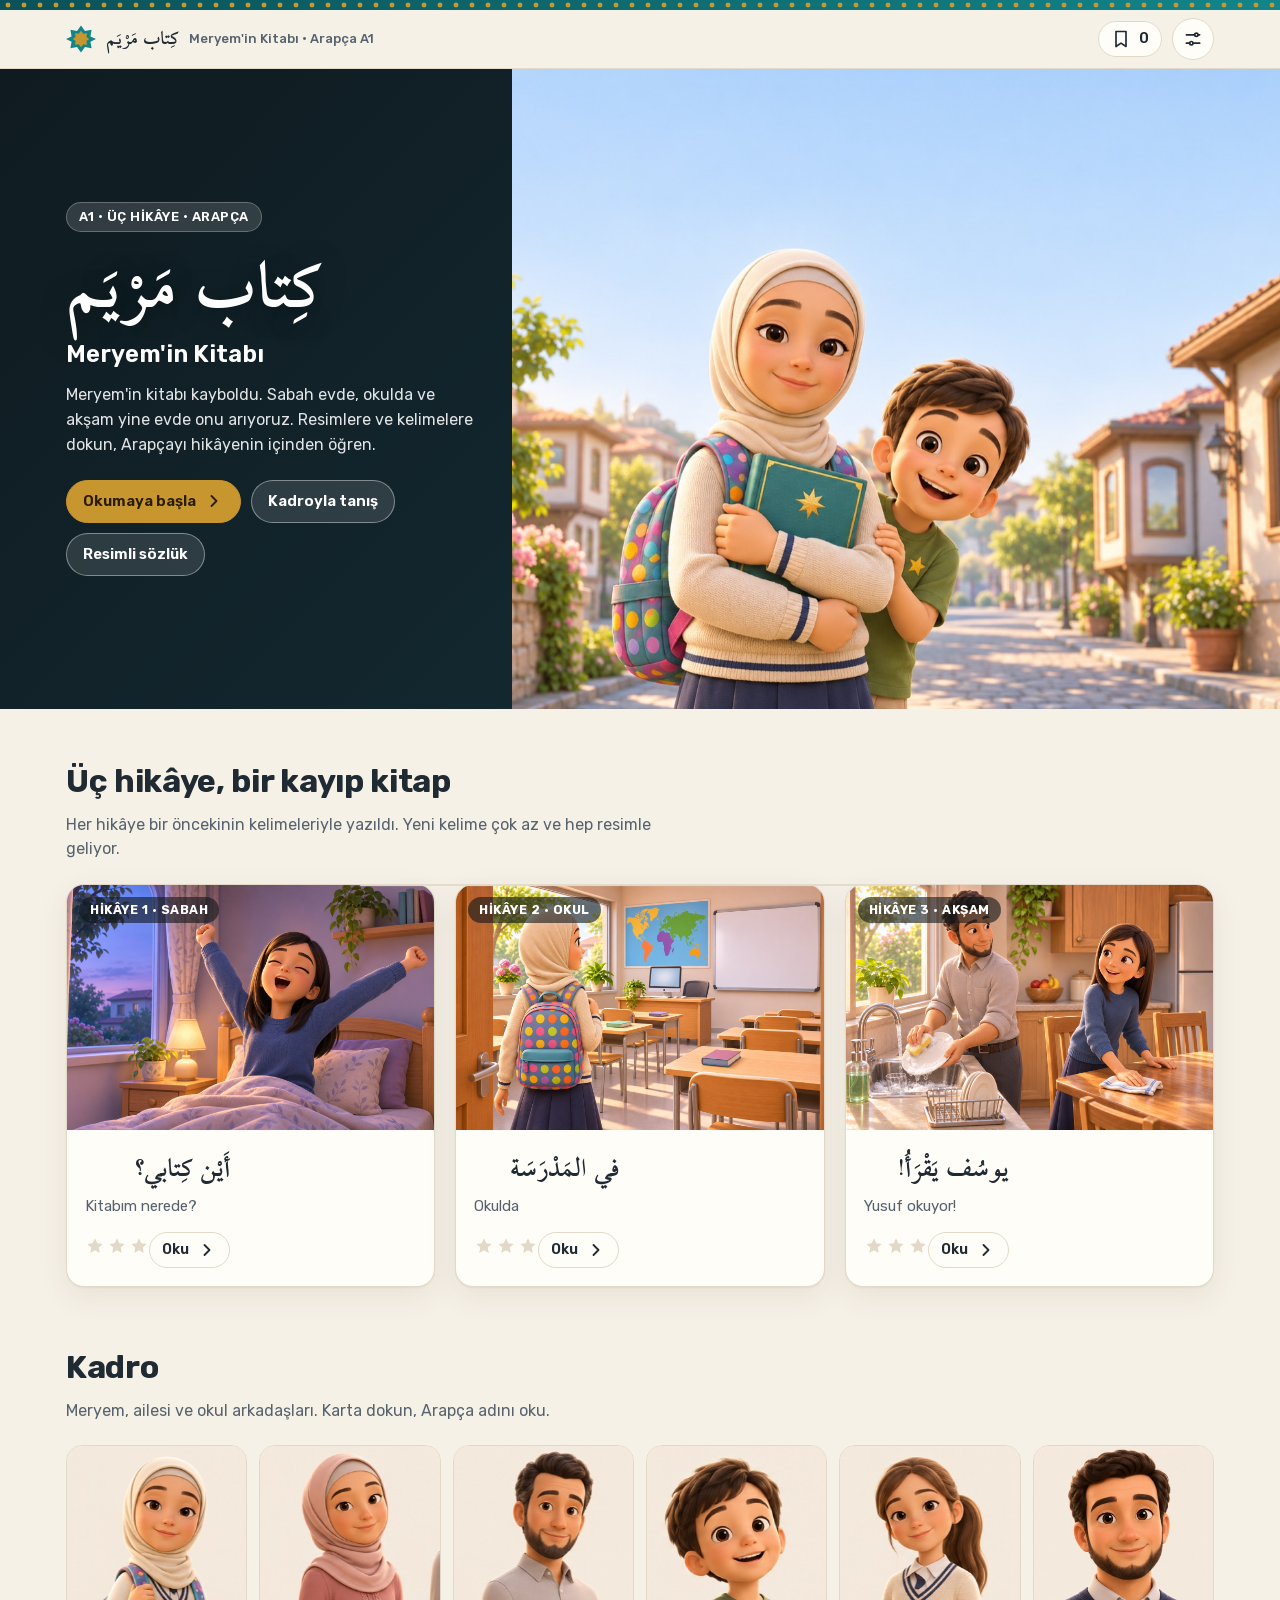
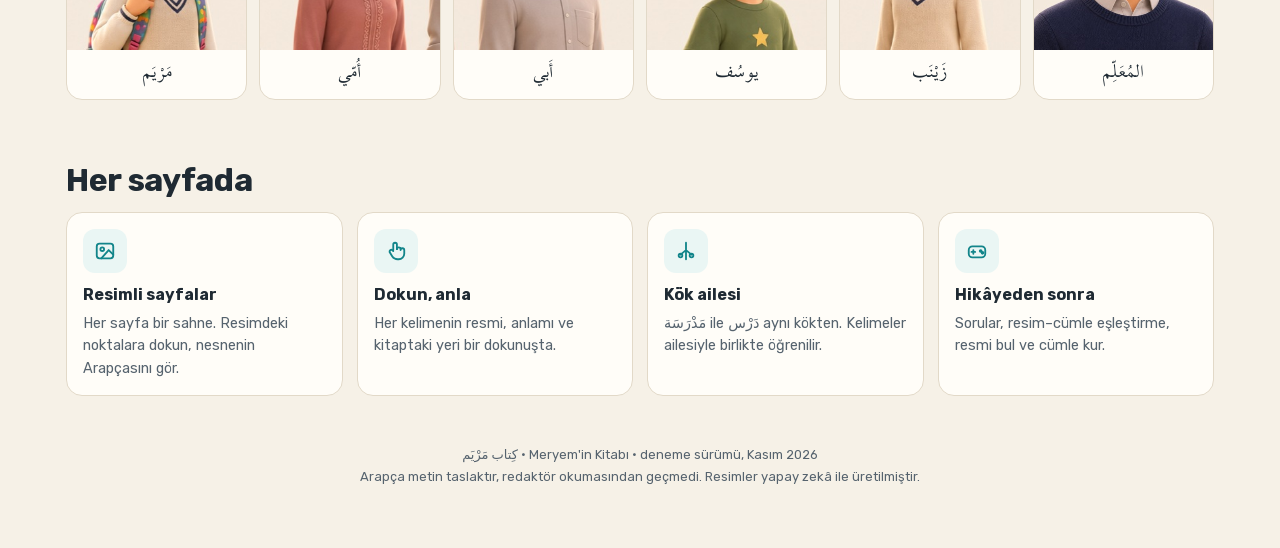
<file: index.html>
<!doctype html>
<html lang="tr">
<head>
<meta charset="utf-8">
<meta name="viewport" content="width=device-width, initial-scale=1, viewport-fit=cover">
<title>Meryem'in Kitabı · كِتاب مَرْيَم</title>
<meta name="description" content="Meryem'in kaybolan kitabı: üç resimli hikâyeyle Arapça A1. Kelimeye dokun, resmini ve anlamını gör.">
<meta name="theme-color" content="#0A5257">
<meta property="og:title" content="Meryem'in Kitabı · كِتاب مَرْيَم">
<meta property="og:description" content="Üç resimli hikâyeyle Arapça A1. Kelimeye dokun, resmini ve anlamını gör.">
<meta property="og:image" content="img/s0_kapak.jpg">
<link rel="icon" href="data:image/svg+xml,%3Csvg xmlns='http://www.w3.org/2000/svg' viewBox='0 0 40 40'%3E%3Cpath fill='%2312858A' d='M20 2l5.3 7.2 8.8-1.5-1.5 8.8L40 20l-7.4 3.5 1.5 8.8-8.8-1.5L20 38l-5.3-7.2-8.8 1.5 1.5-8.8L0 20l7.4-3.5-1.5-8.8 8.8 1.5z'/%3E%3Cpath fill='%23C8962E' d='M20 9l3 4 5-.8-.8 5L31 20l-3.8 2.8.8 5-5-.8-3 4-3-4-5 .8.8-5L9 20l3.8-2.8-.8-5 5 .8z'/%3E%3C/svg%3E">
<link rel="stylesheet" href="app.css?v=1793818645">
</head>
<body>
<div id="uygulama"></div>
<noscript>Bu kitap JavaScript ile çalışır.</noscript>
<script src="veri.js?v=1793818645"></script>
<script src="app.js?v=1793818645"></script>
</body>
</html>
</file>
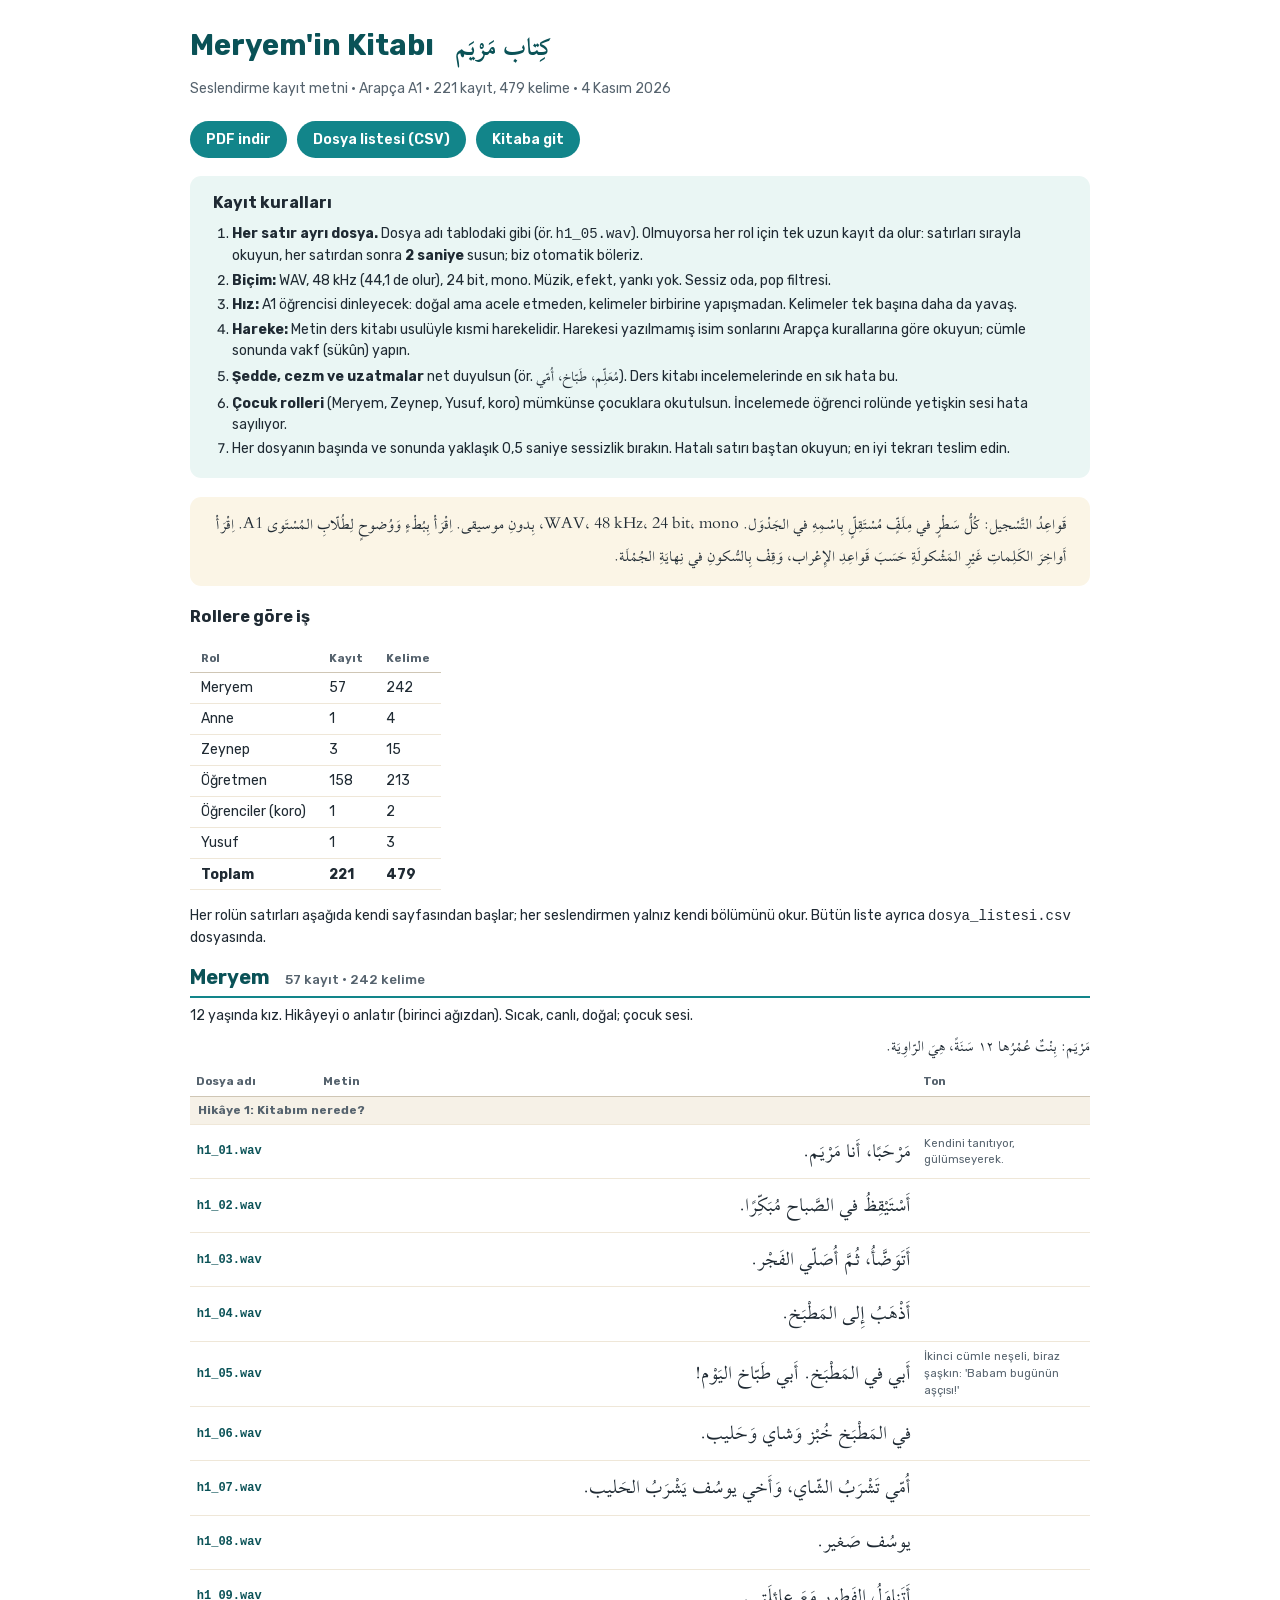
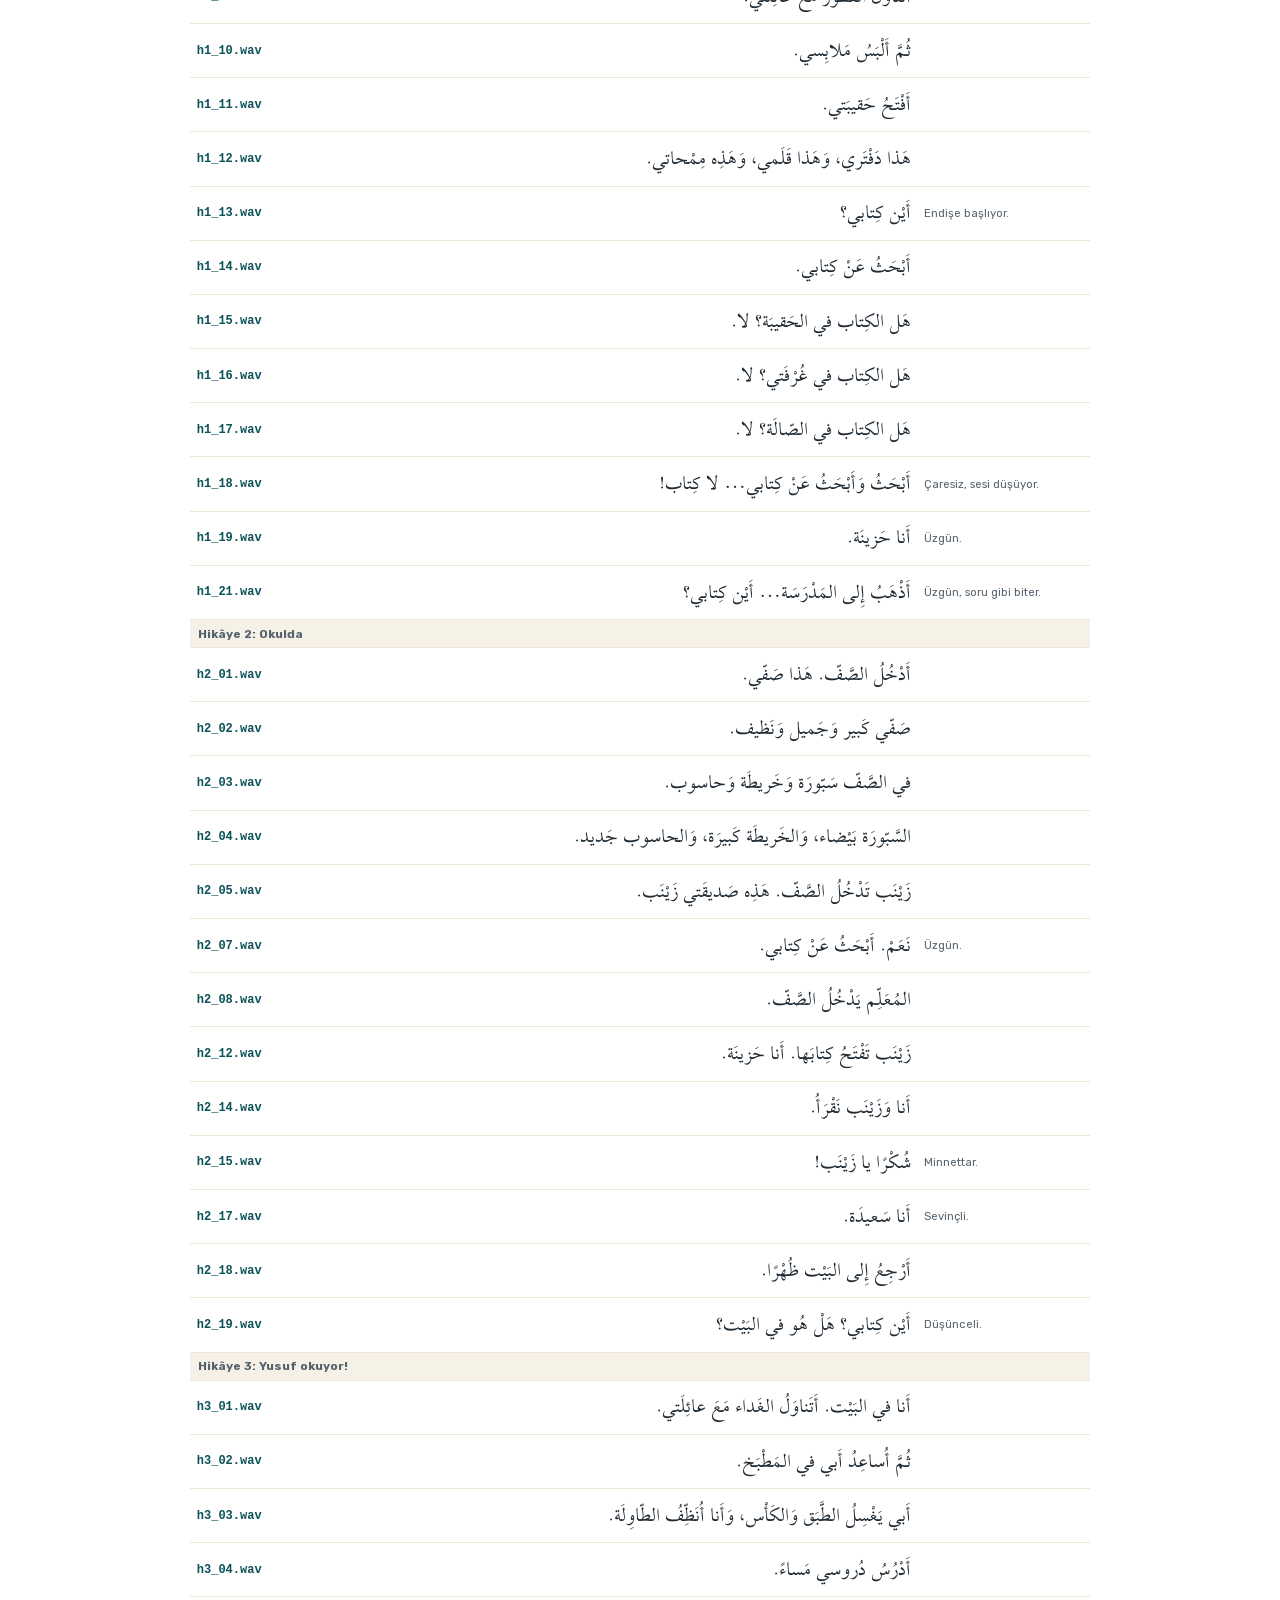
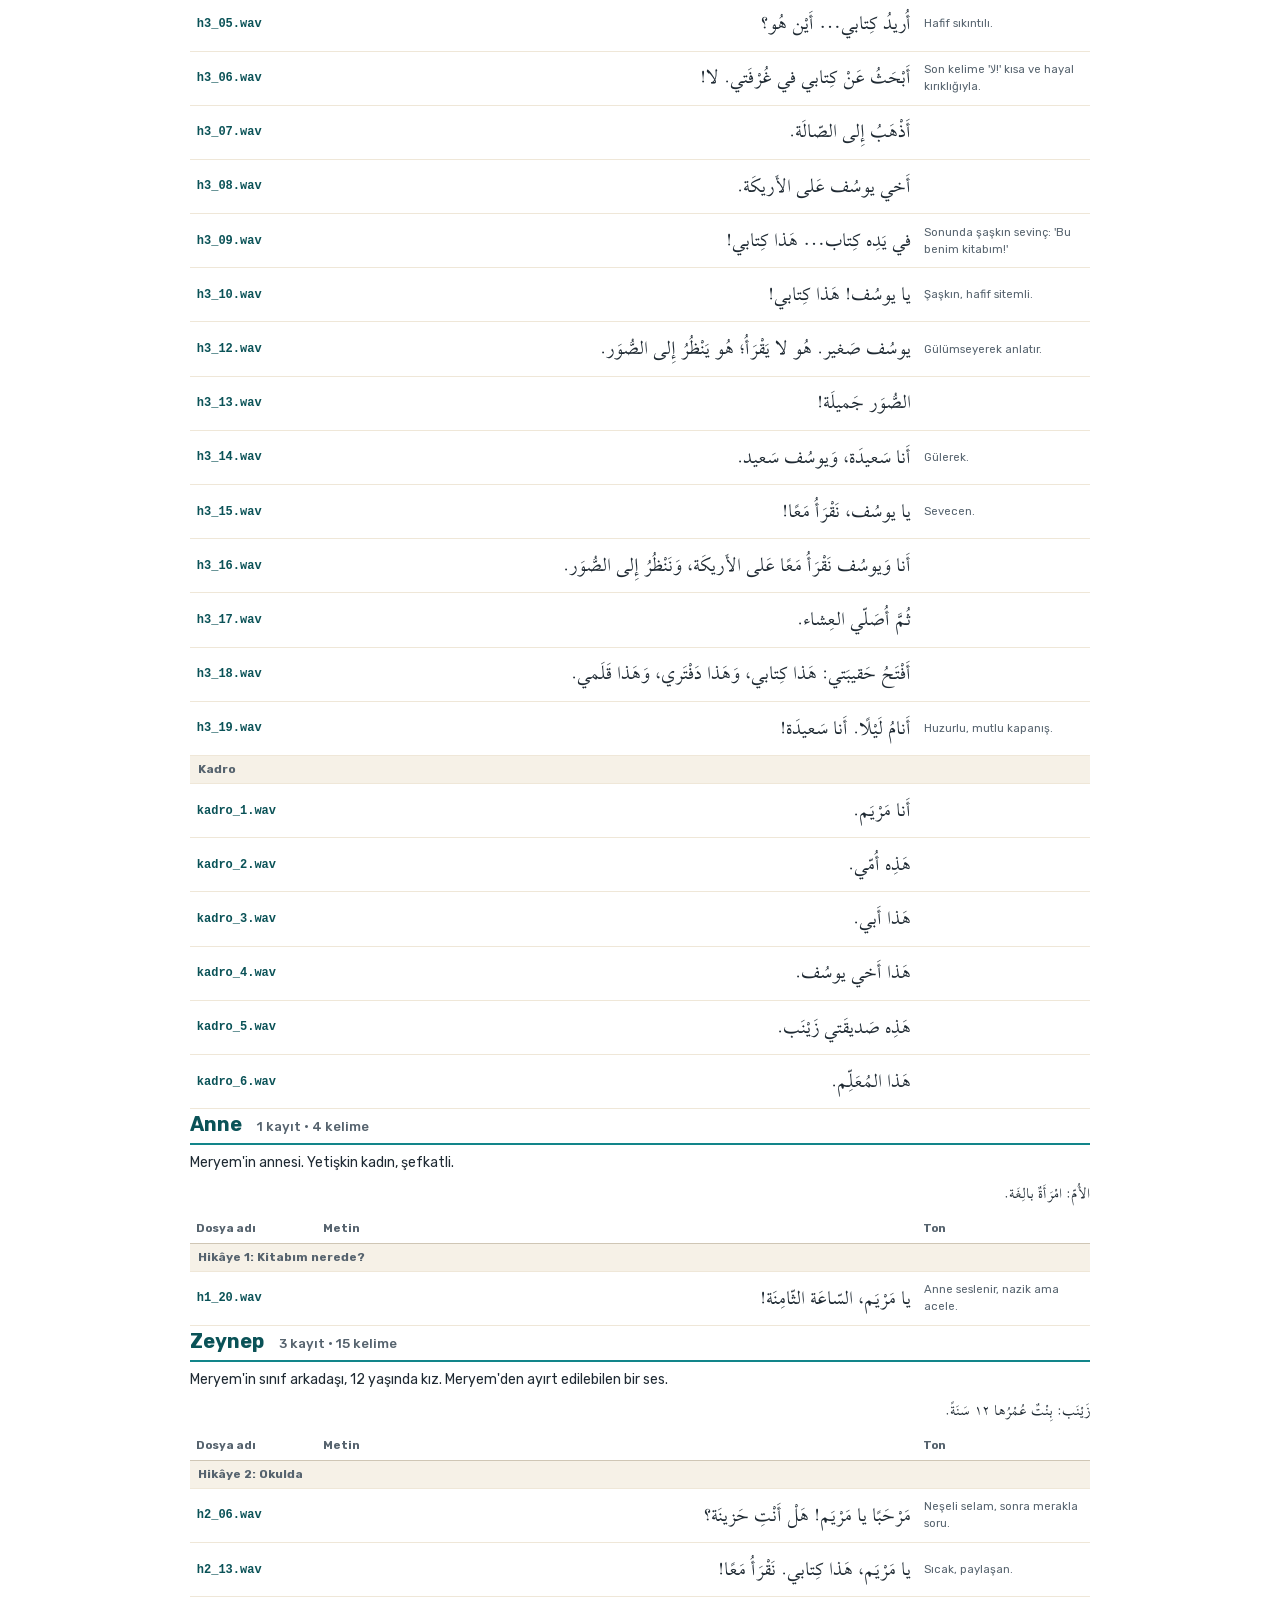
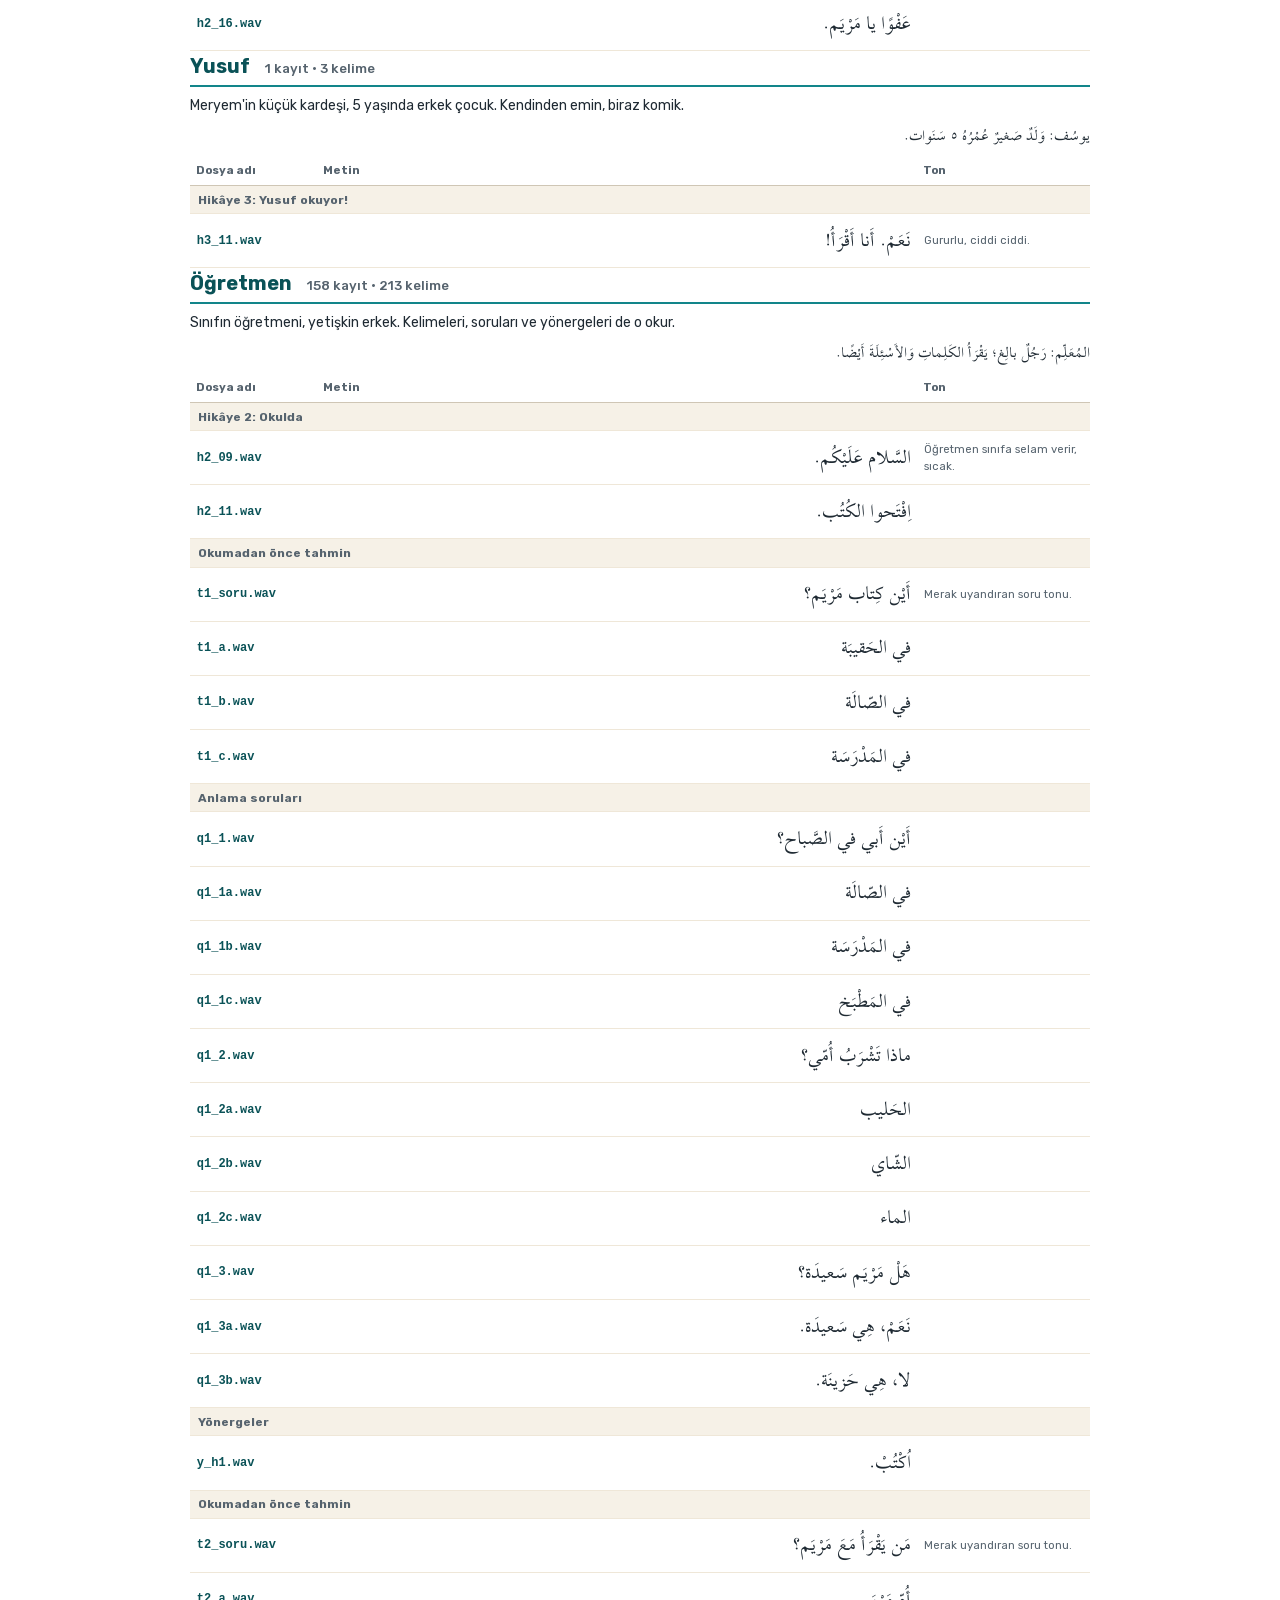
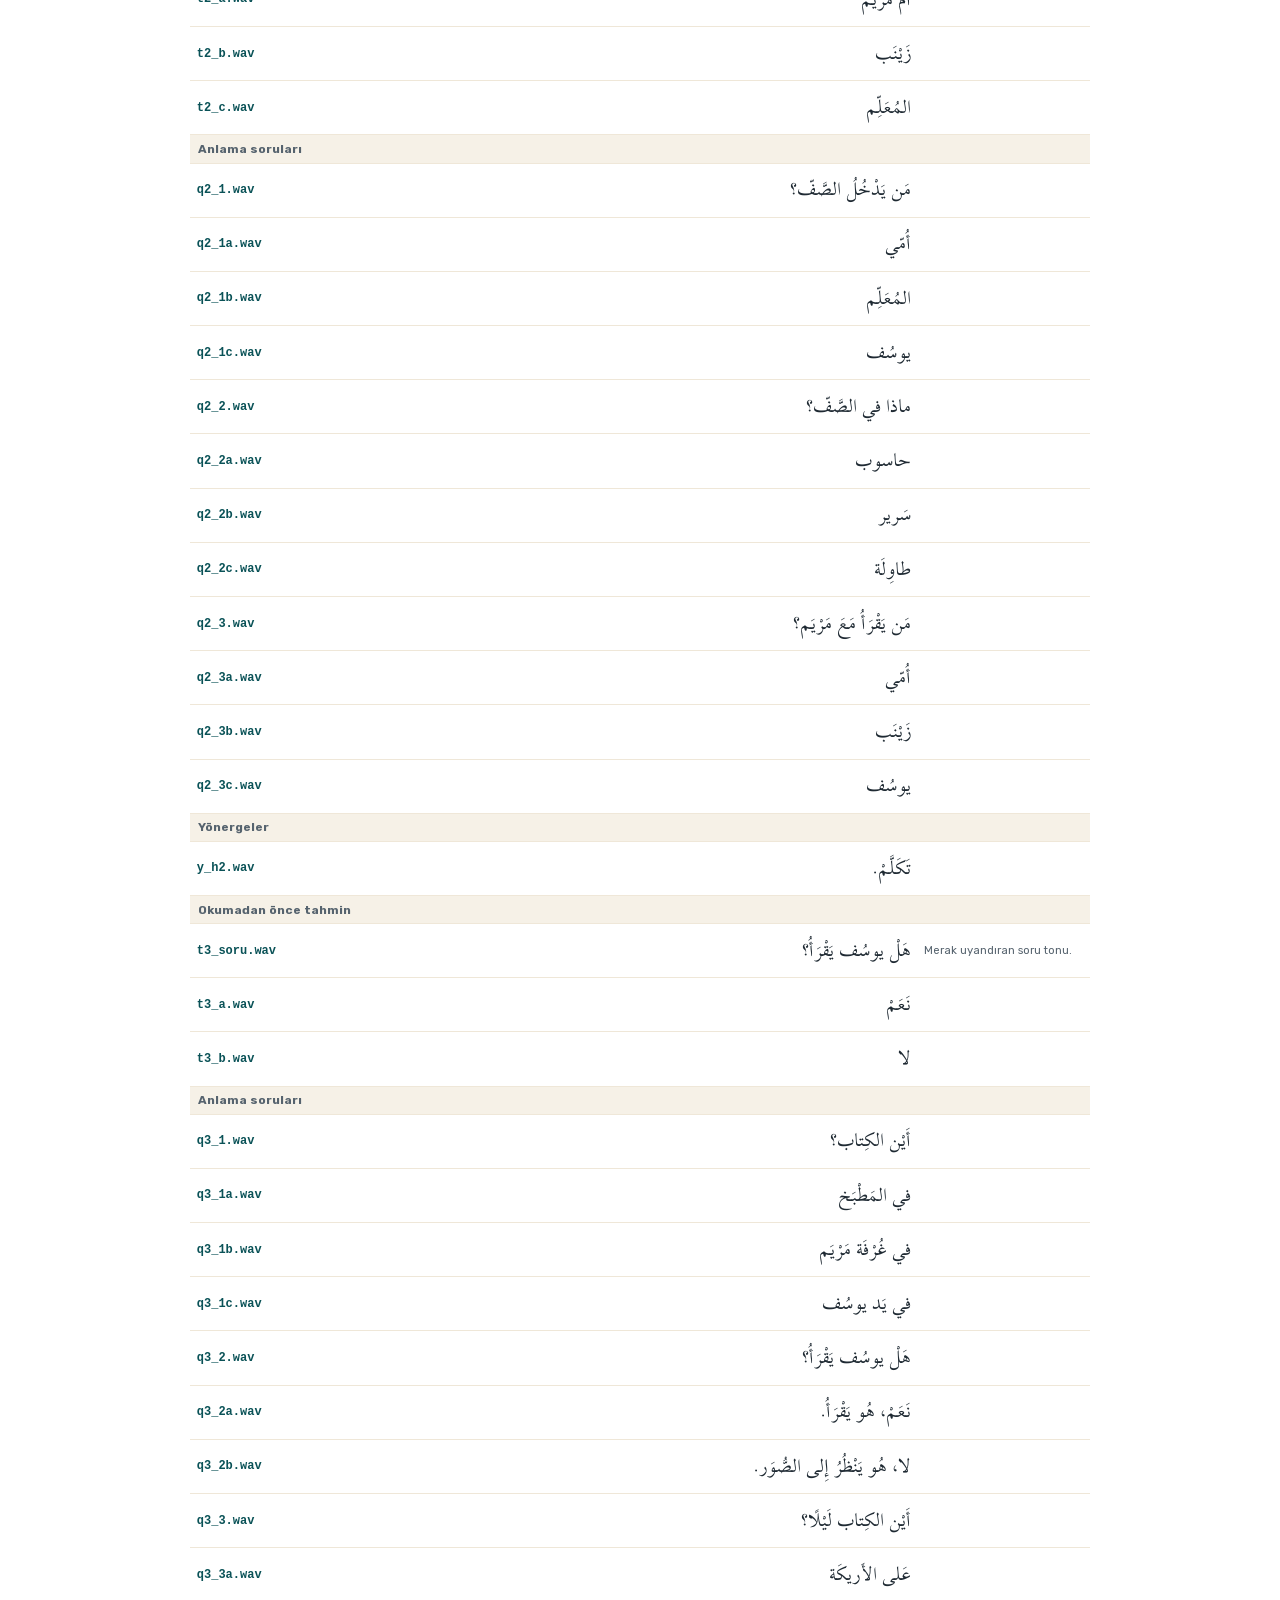
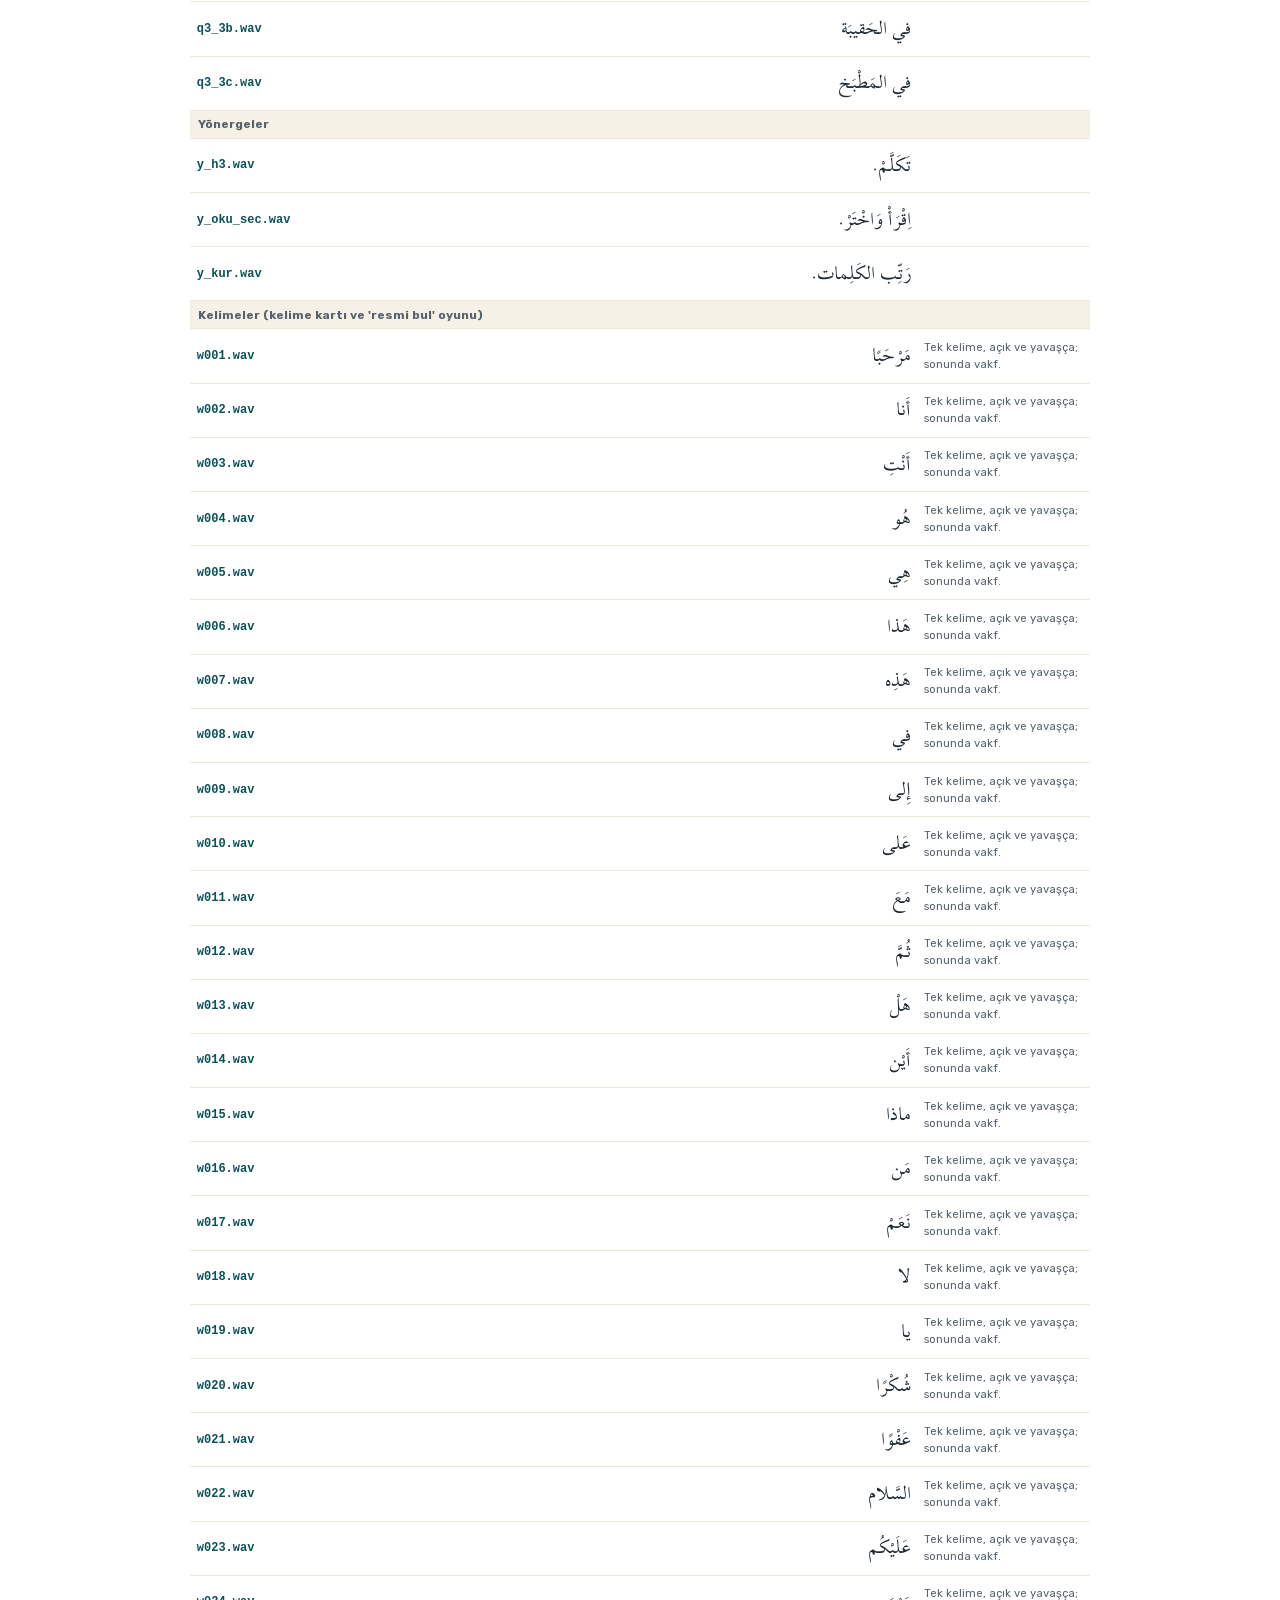
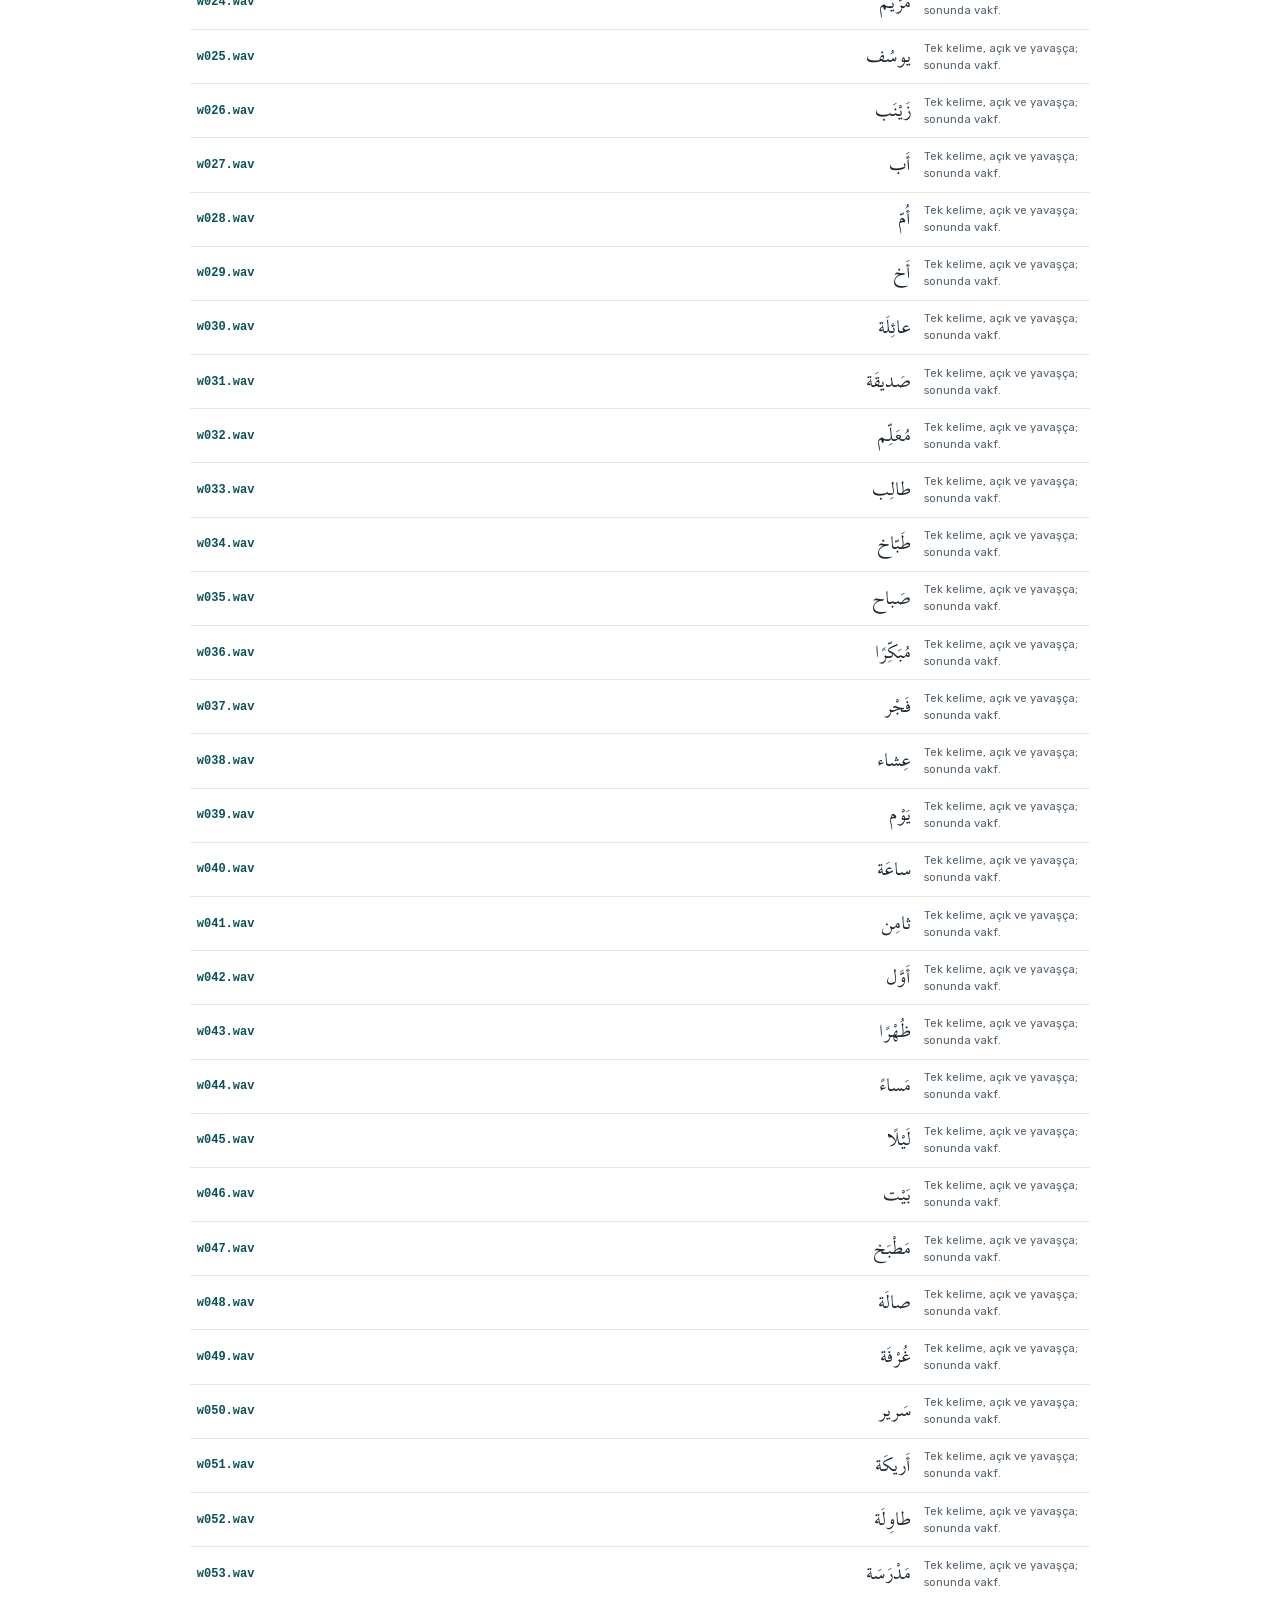
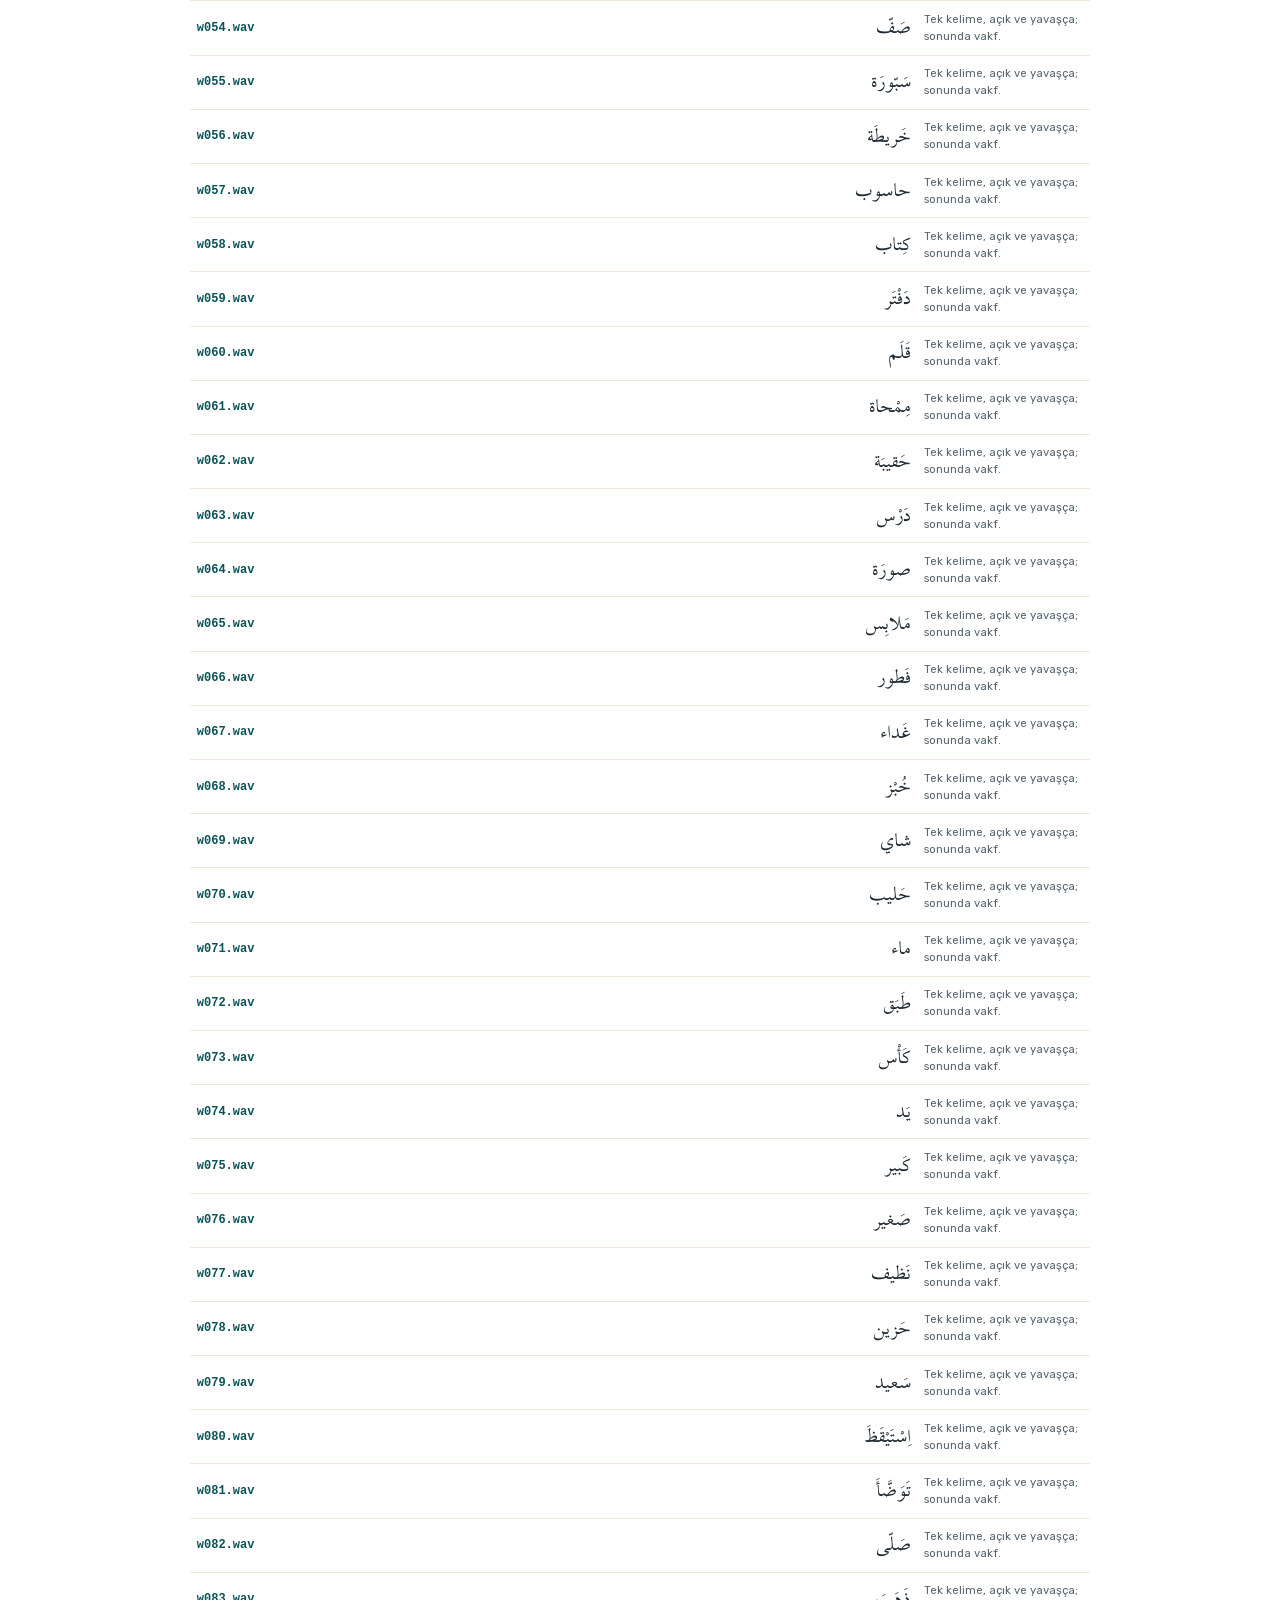
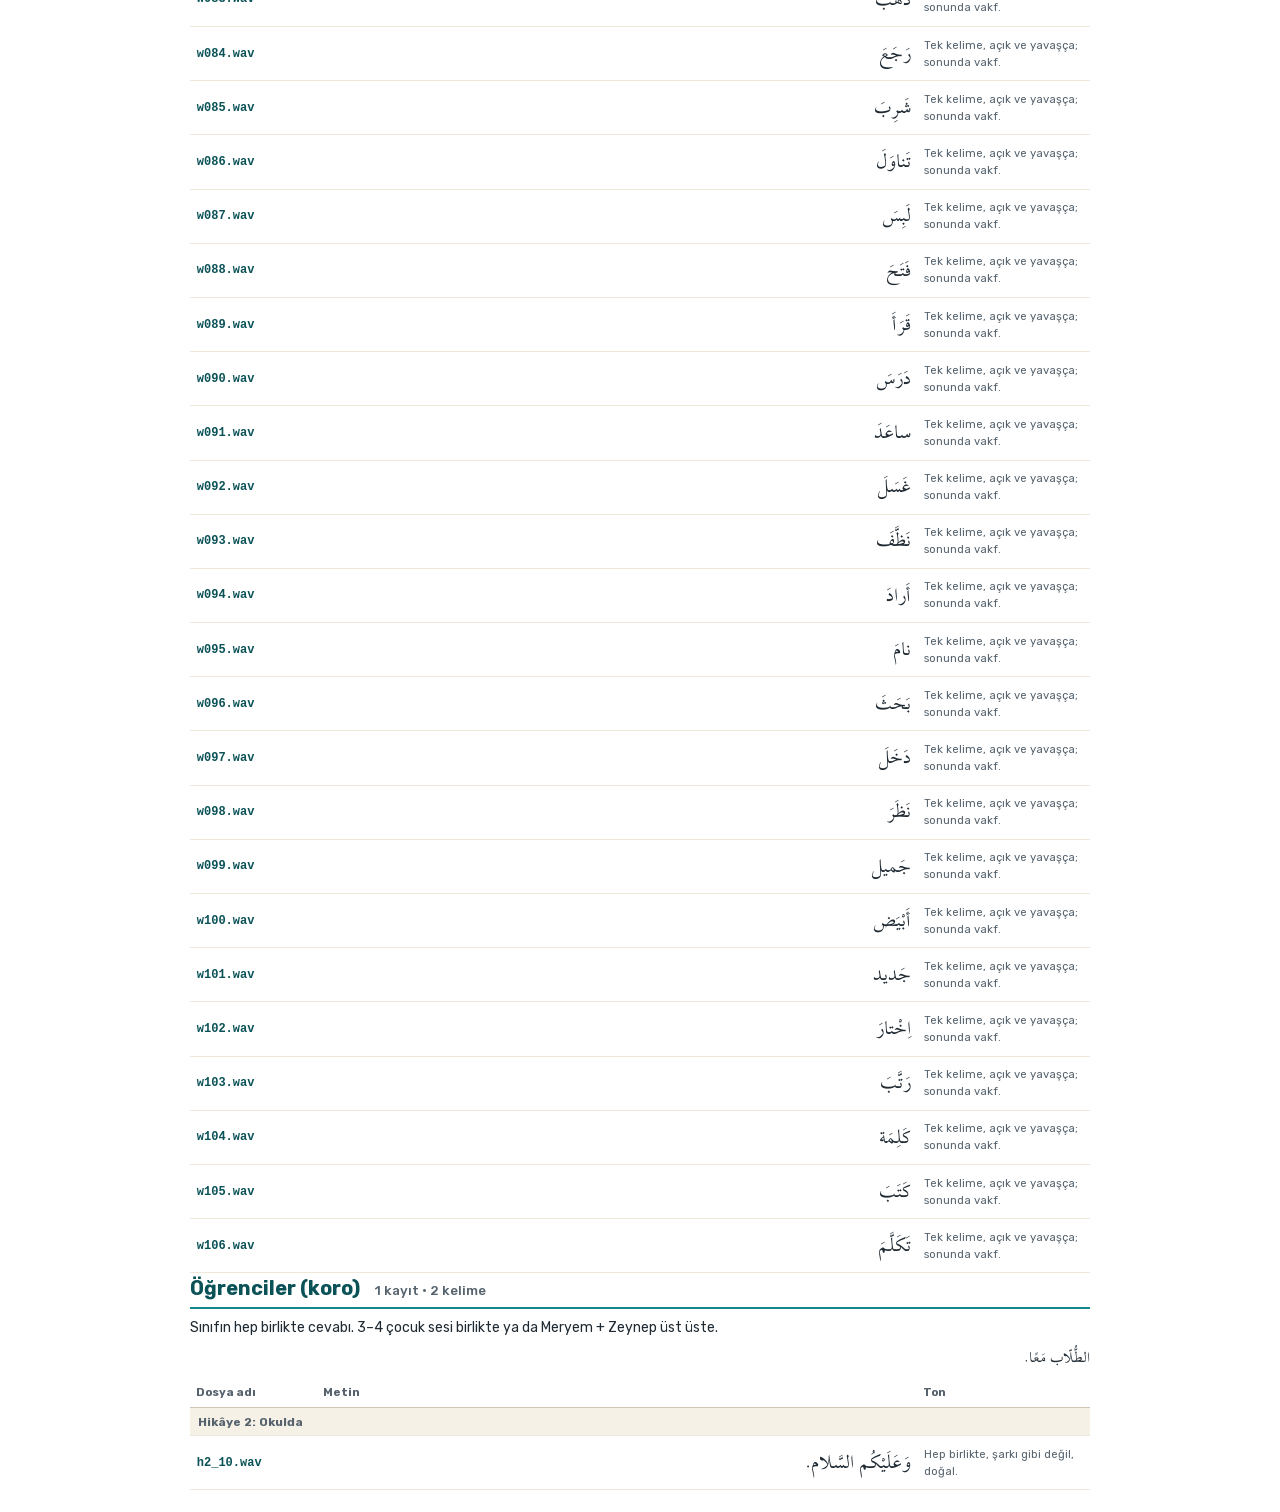
<file: seslendirme/index.html>
<!doctype html><html lang="tr"><head><meta charset="utf-8"><meta name="viewport" content="width=device-width, initial-scale=1"><meta name="robots" content="noindex"><title>Meryem'in Kitabı · Seslendirme kayıt metni</title>
<style>
@font-face{font-family:Arakom;src:url("../font/Arakom-Regular.ttf")}
@font-face{font-family:Arakom;font-weight:700;src:url("../font/Arakom-Bold.ttf")}
@font-face{font-family:Rubik;src:url("../font/rubik-latin.woff2");font-weight:300 900}
@font-face{font-family:Rubik;src:url("../font/rubik-latin-ext.woff2");font-weight:300 900;unicode-range:U+0100-02AF}
@page{size:A4;margin:16mm 14mm}
body{font:10.5pt/1.5 Rubik,sans-serif;color:#1F2A33}
h1{font-size:22pt;margin:0 0 2mm;color:#0A5257} h1 .ar{font-family:Arakom;font-weight:700;margin-left:4mm}
.alt{color:#56636E;margin:0 0 6mm}
h2{font-size:15pt;color:#0A5257;border-bottom:2px solid #12858A;padding-bottom:1mm;margin:0 0 2mm} h2 span{font-size:10pt;color:#56636E;font-weight:500;margin-left:3mm}
.kurallar{background:#EAF6F4;border-radius:3mm;padding:4mm 6mm;margin:0 0 5mm} .kurallar h3{margin:0 0 2mm;font-size:12pt}
.kurallar ol{margin:0;padding-left:5mm} .kurallar li{margin:1mm 0}
.ar-blok{font-family:Arakom;direction:rtl;font-size:13pt;line-height:1.9;background:#FBF5E6;border-radius:3mm;padding:3mm 6mm;margin:0 0 5mm}
table{width:100%;border-collapse:collapse} th{text-align:left;font-size:8.5pt;color:#56636E;border-bottom:1px solid #CFC6B5;padding:1.5mm}
td{border-bottom:1px solid #EFE7D8;padding:1.8mm;vertical-align:middle} tr{break-inside:avoid}
td.dosya{font:600 9pt ui-monospace,Menlo,monospace;color:#0A5257;white-space:nowrap;width:30mm}
td.ar{font-family:Arakom;direction:rtl;text-align:right;font-size:19pt;line-height:1.8} td.not{font-size:8.5pt;color:#56636E;width:42mm}
tr.ara td{background:#F6F1E7;font-weight:700;font-size:9pt;color:#56636E;padding:1.2mm 2mm}
.rol{break-before:page} .tarif{margin:0 0 2mm} .ar-k{font-family:Arakom;direction:rtl;text-align:right;font-size:13pt}
.ozet td,.ozet th{padding:1.2mm 3mm} .ozet{width:auto;margin:2mm 0 4mm}
@media screen{body{max-width:900px;margin:0 auto;padding:24px 16px}td.ar{font-size:22px}.indir{display:flex;gap:10px;flex-wrap:wrap;margin:0 0 18px}.indir a{background:#12858A;color:#fff;text-decoration:none;border-radius:999px;padding:8px 16px;font-weight:600}}@media print{.indir{display:none}}@media (max-width:600px){td.not{display:none}td.dosya{width:auto}}</style></head><body>
<h1>Meryem'in Kitabı <span class="ar">كِتاب مَرْيَم</span></h1>
<p class="alt">Seslendirme kayıt metni · Arapça A1 · 221 kayıt, 479 kelime · 4 Kasım 2026</p>
<div class="indir"><a href="KAYIT_METNI.pdf" download>PDF indir</a><a href="dosya_listesi.csv" download>Dosya listesi (CSV)</a><a href="../">Kitaba git</a></div><div class="kurallar"><h3>Kayıt kuralları</h3><ol>
<li><b>Her satır ayrı dosya.</b> Dosya adı tablodaki gibi (ör. <code>h1_05.wav</code>). Olmuyorsa her rol için tek uzun kayıt da olur: satırları sırayla okuyun, her satırdan sonra <b>2 saniye</b> susun; biz otomatik böleriz.</li>
<li><b>Biçim:</b> WAV, 48 kHz (44,1 de olur), 24 bit, mono. Müzik, efekt, yankı yok. Sessiz oda, pop filtresi.</li>
<li><b>Hız:</b> A1 öğrencisi dinleyecek: doğal ama acele etmeden, kelimeler birbirine yapışmadan. Kelimeler tek başına daha da yavaş.</li>
<li><b>Hareke:</b> Metin ders kitabı usulüyle kısmi harekelidir. Harekesi yazılmamış isim sonlarını Arapça kurallarına göre okuyun; cümle sonunda vakf (sükûn) yapın.</li>
<li><b>Şedde, cezm ve uzatmalar</b> net duyulsun (ör. <span class="ar-k" style="font-size:12pt">مُعَلِّم، طَبّاخ، أُمّي</span>). Ders kitabı incelemelerinde en sık hata bu.</li>
<li><b>Çocuk rolleri</b> (Meryem, Zeynep, Yusuf, koro) mümkünse çocuklara okutulsun. İncelemede öğrenci rolünde yetişkin sesi hata sayılıyor.</li>
<li>Her dosyanın başında ve sonunda yaklaşık 0,5 saniye sessizlik bırakın. Hatalı satırı baştan okuyun; en iyi tekrarı teslim edin.</li></ol></div>
<div class="ar-blok">قَواعِدُ التَّسْجيل: كُلُّ سَطْرٍ في مِلَفٍّ مُسْتَقِلٍّ بِاسْمِهِ في الجَدْوَل. WAV، 48 kHz، 24 bit، mono، بِدونِ موسيقى. اِقْرَأْ بِبُطْءٍ وَوُضوحٍ لِطُلّابِ المُسْتَوى A1. اِقْرَأْ أَواخِرَ الكَلِماتِ غَيْرِ المَشْكولَةِ حَسَبَ قَواعِدِ الإِعْراب، وَقِفْ بِالسُّكونِ في نِهايَةِ الجُمْلَة.</div>
<h3>Rollere göre iş</h3><table class="ozet"><tr><th>Rol</th><th>Kayıt</th><th>Kelime</th></tr><tr><td>Meryem</td><td>57</td><td>242</td></tr><tr><td>Anne</td><td>1</td><td>4</td></tr><tr><td>Zeynep</td><td>3</td><td>15</td></tr><tr><td>Öğretmen</td><td>158</td><td>213</td></tr><tr><td>Öğrenciler (koro)</td><td>1</td><td>2</td></tr><tr><td>Yusuf</td><td>1</td><td>3</td></tr><tr><td><b>Toplam</b></td><td><b>221</b></td><td><b>479</b></td></tr></table>
<p>Her rolün satırları aşağıda kendi sayfasından başlar; her seslendirmen yalnız kendi bölümünü okur. Bütün liste ayrıca <code>dosya_listesi.csv</code> dosyasında.</p>
<section class="rol"><h2>Meryem <span>57 kayıt · 242 kelime</span></h2>
<p class="tarif">12 yaşında kız. Hikâyeyi o anlatır (birinci ağızdan). Sıcak, canlı, doğal; çocuk sesi.</p><p class="tarif ar-k">مَرْيَم: بِنْتٌ عُمْرُها ١٢ سَنَةً، هِيَ الرّاوِيَة.</p>
<table><thead><tr><th>Dosya adı</th><th>Metin</th><th>Ton</th></tr></thead><tbody><tr class="ara"><td colspan="3">Hikâye 1: Kitabım nerede?</td></tr><tr><td class="dosya">h1_01.wav</td><td class="ar">مَرْحَبًا، أَنا مَرْيَم.</td><td class="not">Kendini tanıtıyor, gülümseyerek.</td></tr><tr><td class="dosya">h1_02.wav</td><td class="ar">أَسْتَيْقِظُ في الصَّباح مُبَكِّرًا.</td><td class="not"></td></tr><tr><td class="dosya">h1_03.wav</td><td class="ar">أَتَوَضَّأُ، ثُمَّ أُصَلّي الفَجْر.</td><td class="not"></td></tr><tr><td class="dosya">h1_04.wav</td><td class="ar">أَذْهَبُ إِلى المَطْبَخ.</td><td class="not"></td></tr><tr><td class="dosya">h1_05.wav</td><td class="ar">أَبي في المَطْبَخ. أَبي طَبّاخ اليَوْم!</td><td class="not">İkinci cümle neşeli, biraz şaşkın: 'Babam bugünün aşçısı!'</td></tr><tr><td class="dosya">h1_06.wav</td><td class="ar">في المَطْبَخ خُبْز وَشاي وَحَليب.</td><td class="not"></td></tr><tr><td class="dosya">h1_07.wav</td><td class="ar">أُمّي تَشْرَبُ الشّاي، وَأَخي يوسُف يَشْرَبُ الحَليب.</td><td class="not"></td></tr><tr><td class="dosya">h1_08.wav</td><td class="ar">يوسُف صَغير.</td><td class="not"></td></tr><tr><td class="dosya">h1_09.wav</td><td class="ar">أَتَناوَلُ الفَطور مَعَ عائِلَتي.</td><td class="not"></td></tr><tr><td class="dosya">h1_10.wav</td><td class="ar">ثُمَّ أَلْبَسُ مَلابِسي.</td><td class="not"></td></tr><tr><td class="dosya">h1_11.wav</td><td class="ar">أَفْتَحُ حَقيبَتي.</td><td class="not"></td></tr><tr><td class="dosya">h1_12.wav</td><td class="ar">هَذا دَفْتَري، وَهَذا قَلَمي، وَهَذِه مِمْحاتي.</td><td class="not"></td></tr><tr><td class="dosya">h1_13.wav</td><td class="ar">أَيْن كِتابي؟</td><td class="not">Endişe başlıyor.</td></tr><tr><td class="dosya">h1_14.wav</td><td class="ar">أَبْحَثُ عَنْ كِتابي.</td><td class="not"></td></tr><tr><td class="dosya">h1_15.wav</td><td class="ar">هَل الكِتاب في الحَقيبَة؟ لا.</td><td class="not"></td></tr><tr><td class="dosya">h1_16.wav</td><td class="ar">هَل الكِتاب في غُرْفَتي؟ لا.</td><td class="not"></td></tr><tr><td class="dosya">h1_17.wav</td><td class="ar">هَل الكِتاب في الصّالَة؟ لا.</td><td class="not"></td></tr><tr><td class="dosya">h1_18.wav</td><td class="ar">أَبْحَثُ وَأَبْحَثُ عَنْ كِتابي… لا كِتاب!</td><td class="not">Çaresiz, sesi düşüyor.</td></tr><tr><td class="dosya">h1_19.wav</td><td class="ar">أَنا حَزينَة.</td><td class="not">Üzgün.</td></tr><tr><td class="dosya">h1_21.wav</td><td class="ar">أَذْهَبُ إِلى المَدْرَسَة… أَيْن كِتابي؟</td><td class="not">Üzgün, soru gibi biter.</td></tr><tr class="ara"><td colspan="3">Hikâye 2: Okulda</td></tr><tr><td class="dosya">h2_01.wav</td><td class="ar">أَدْخُلُ الصَّفّ. هَذا صَفّي.</td><td class="not"></td></tr><tr><td class="dosya">h2_02.wav</td><td class="ar">صَفّي كَبير وَجَميل وَنَظيف.</td><td class="not"></td></tr><tr><td class="dosya">h2_03.wav</td><td class="ar">في الصَّفّ سَبّورَة وَخَريطَة وَحاسوب.</td><td class="not"></td></tr><tr><td class="dosya">h2_04.wav</td><td class="ar">السَّبّورَة بَيْضاء، وَالخَريطَة كَبيرَة، وَالحاسوب جَديد.</td><td class="not"></td></tr><tr><td class="dosya">h2_05.wav</td><td class="ar">زَيْنَب تَدْخُلُ الصَّفّ. هَذِه صَديقَتي زَيْنَب.</td><td class="not"></td></tr><tr><td class="dosya">h2_07.wav</td><td class="ar">نَعَمْ. أَبْحَثُ عَنْ كِتابي.</td><td class="not">Üzgün.</td></tr><tr><td class="dosya">h2_08.wav</td><td class="ar">المُعَلِّم يَدْخُلُ الصَّفّ.</td><td class="not"></td></tr><tr><td class="dosya">h2_12.wav</td><td class="ar">زَيْنَب تَفْتَحُ كِتابَها. أَنا حَزينَة.</td><td class="not"></td></tr><tr><td class="dosya">h2_14.wav</td><td class="ar">أَنا وَزَيْنَب نَقْرَأُ.</td><td class="not"></td></tr><tr><td class="dosya">h2_15.wav</td><td class="ar">شُكْرًا يا زَيْنَب!</td><td class="not">Minnettar.</td></tr><tr><td class="dosya">h2_17.wav</td><td class="ar">أَنا سَعيدَة.</td><td class="not">Sevinçli.</td></tr><tr><td class="dosya">h2_18.wav</td><td class="ar">أَرْجِعُ إِلى البَيْت ظُهْرًا.</td><td class="not"></td></tr><tr><td class="dosya">h2_19.wav</td><td class="ar">أَيْن كِتابي؟ هَلْ هُو في البَيْت؟</td><td class="not">Düşünceli.</td></tr><tr class="ara"><td colspan="3">Hikâye 3: Yusuf okuyor!</td></tr><tr><td class="dosya">h3_01.wav</td><td class="ar">أَنا في البَيْت. أَتَناوَلُ الغَداء مَعَ عائِلَتي.</td><td class="not"></td></tr><tr><td class="dosya">h3_02.wav</td><td class="ar">ثُمَّ أُساعِدُ أَبي في المَطْبَخ.</td><td class="not"></td></tr><tr><td class="dosya">h3_03.wav</td><td class="ar">أَبي يَغْسِلُ الطَّبَق وَالكَأْس، وَأَنا أُنَظِّفُ الطّاوِلَة.</td><td class="not"></td></tr><tr><td class="dosya">h3_04.wav</td><td class="ar">أَدْرُسُ دُروسي مَساءً.</td><td class="not"></td></tr><tr><td class="dosya">h3_05.wav</td><td class="ar">أُريدُ كِتابي… أَيْن هُو؟</td><td class="not">Hafif sıkıntılı.</td></tr><tr><td class="dosya">h3_06.wav</td><td class="ar">أَبْحَثُ عَنْ كِتابي في غُرْفَتي. لا!</td><td class="not">Son kelime 'لا!' kısa ve hayal kırıklığıyla.</td></tr><tr><td class="dosya">h3_07.wav</td><td class="ar">أَذْهَبُ إِلى الصّالَة.</td><td class="not"></td></tr><tr><td class="dosya">h3_08.wav</td><td class="ar">أَخي يوسُف عَلى الأَريكَة.</td><td class="not"></td></tr><tr><td class="dosya">h3_09.wav</td><td class="ar">في يَدِه كِتاب… هَذا كِتابي!</td><td class="not">Sonunda şaşkın sevinç: 'Bu benim kitabım!'</td></tr><tr><td class="dosya">h3_10.wav</td><td class="ar">يا يوسُف! هَذا كِتابي!</td><td class="not">Şaşkın, hafif sitemli.</td></tr><tr><td class="dosya">h3_12.wav</td><td class="ar">يوسُف صَغير. هُو لا يَقْرَأُ؛ هُو يَنْظُرُ إِلى الصُّوَر.</td><td class="not">Gülümseyerek anlatır.</td></tr><tr><td class="dosya">h3_13.wav</td><td class="ar">الصُّوَر جَميلَة!</td><td class="not"></td></tr><tr><td class="dosya">h3_14.wav</td><td class="ar">أَنا سَعيدَة، وَيوسُف سَعيد.</td><td class="not">Gülerek.</td></tr><tr><td class="dosya">h3_15.wav</td><td class="ar">يا يوسُف، نَقْرَأُ مَعًا!</td><td class="not">Sevecen.</td></tr><tr><td class="dosya">h3_16.wav</td><td class="ar">أَنا وَيوسُف نَقْرَأُ مَعًا عَلى الأَريكَة، وَنَنْظُرُ إِلى الصُّوَر.</td><td class="not"></td></tr><tr><td class="dosya">h3_17.wav</td><td class="ar">ثُمَّ أُصَلّي العِشاء.</td><td class="not"></td></tr><tr><td class="dosya">h3_18.wav</td><td class="ar">أَفْتَحُ حَقيبَتي: هَذا كِتابي، وَهَذا دَفْتَري، وَهَذا قَلَمي.</td><td class="not"></td></tr><tr><td class="dosya">h3_19.wav</td><td class="ar">أَنامُ لَيْلًا. أَنا سَعيدَة!</td><td class="not">Huzurlu, mutlu kapanış.</td></tr><tr class="ara"><td colspan="3">Kadro</td></tr><tr><td class="dosya">kadro_1.wav</td><td class="ar">أَنا مَرْيَم.</td><td class="not"></td></tr><tr><td class="dosya">kadro_2.wav</td><td class="ar">هَذِه أُمّي.</td><td class="not"></td></tr><tr><td class="dosya">kadro_3.wav</td><td class="ar">هَذا أَبي.</td><td class="not"></td></tr><tr><td class="dosya">kadro_4.wav</td><td class="ar">هَذا أَخي يوسُف.</td><td class="not"></td></tr><tr><td class="dosya">kadro_5.wav</td><td class="ar">هَذِه صَديقَتي زَيْنَب.</td><td class="not"></td></tr><tr><td class="dosya">kadro_6.wav</td><td class="ar">هَذا المُعَلِّم.</td><td class="not"></td></tr></tbody></table></section><section class="rol"><h2>Anne <span>1 kayıt · 4 kelime</span></h2>
<p class="tarif">Meryem'in annesi. Yetişkin kadın, şefkatli.</p><p class="tarif ar-k">الأُمّ: امْرَأَةٌ بالِغَة.</p>
<table><thead><tr><th>Dosya adı</th><th>Metin</th><th>Ton</th></tr></thead><tbody><tr class="ara"><td colspan="3">Hikâye 1: Kitabım nerede?</td></tr><tr><td class="dosya">h1_20.wav</td><td class="ar">يا مَرْيَم، السّاعَة الثّامِنَة!</td><td class="not">Anne seslenir, nazik ama acele.</td></tr></tbody></table></section><section class="rol"><h2>Zeynep <span>3 kayıt · 15 kelime</span></h2>
<p class="tarif">Meryem'in sınıf arkadaşı, 12 yaşında kız. Meryem'den ayırt edilebilen bir ses.</p><p class="tarif ar-k">زَيْنَب: بِنْتٌ عُمْرُها ١٢ سَنَةً.</p>
<table><thead><tr><th>Dosya adı</th><th>Metin</th><th>Ton</th></tr></thead><tbody><tr class="ara"><td colspan="3">Hikâye 2: Okulda</td></tr><tr><td class="dosya">h2_06.wav</td><td class="ar">مَرْحَبًا يا مَرْيَم! هَلْ أَنْتِ حَزينَة؟</td><td class="not">Neşeli selam, sonra merakla soru.</td></tr><tr><td class="dosya">h2_13.wav</td><td class="ar">يا مَرْيَم، هَذا كِتابي. نَقْرَأُ مَعًا!</td><td class="not">Sıcak, paylaşan.</td></tr><tr><td class="dosya">h2_16.wav</td><td class="ar">عَفْوًا يا مَرْيَم.</td><td class="not"></td></tr></tbody></table></section><section class="rol"><h2>Yusuf <span>1 kayıt · 3 kelime</span></h2>
<p class="tarif">Meryem'in küçük kardeşi, 5 yaşında erkek çocuk. Kendinden emin, biraz komik.</p><p class="tarif ar-k">يوسُف: وَلَدٌ صَغيرٌ عُمْرُهُ ٥ سَنَوات.</p>
<table><thead><tr><th>Dosya adı</th><th>Metin</th><th>Ton</th></tr></thead><tbody><tr class="ara"><td colspan="3">Hikâye 3: Yusuf okuyor!</td></tr><tr><td class="dosya">h3_11.wav</td><td class="ar">نَعَمْ. أَنا أَقْرَأُ!</td><td class="not">Gururlu, ciddi ciddi.</td></tr></tbody></table></section><section class="rol"><h2>Öğretmen <span>158 kayıt · 213 kelime</span></h2>
<p class="tarif">Sınıfın öğretmeni, yetişkin erkek. Kelimeleri, soruları ve yönergeleri de o okur.</p><p class="tarif ar-k">المُعَلِّم: رَجُلٌ بالِغ؛ يَقْرَأُ الكَلِماتِ وَالأَسْئِلَةَ أَيْضًا.</p>
<table><thead><tr><th>Dosya adı</th><th>Metin</th><th>Ton</th></tr></thead><tbody><tr class="ara"><td colspan="3">Hikâye 2: Okulda</td></tr><tr><td class="dosya">h2_09.wav</td><td class="ar">السَّلام عَلَيْكُم.</td><td class="not">Öğretmen sınıfa selam verir, sıcak.</td></tr><tr><td class="dosya">h2_11.wav</td><td class="ar">اِفْتَحوا الكُتُب.</td><td class="not"></td></tr><tr class="ara"><td colspan="3">Okumadan önce tahmin</td></tr><tr><td class="dosya">t1_soru.wav</td><td class="ar">أَيْن كِتاب مَرْيَم؟</td><td class="not">Merak uyandıran soru tonu.</td></tr><tr><td class="dosya">t1_a.wav</td><td class="ar">في الحَقيبَة</td><td class="not"></td></tr><tr><td class="dosya">t1_b.wav</td><td class="ar">في الصّالَة</td><td class="not"></td></tr><tr><td class="dosya">t1_c.wav</td><td class="ar">في المَدْرَسَة</td><td class="not"></td></tr><tr class="ara"><td colspan="3">Anlama soruları</td></tr><tr><td class="dosya">q1_1.wav</td><td class="ar">أَيْن أَبي في الصَّباح؟</td><td class="not"></td></tr><tr><td class="dosya">q1_1a.wav</td><td class="ar">في الصّالَة</td><td class="not"></td></tr><tr><td class="dosya">q1_1b.wav</td><td class="ar">في المَدْرَسَة</td><td class="not"></td></tr><tr><td class="dosya">q1_1c.wav</td><td class="ar">في المَطْبَخ</td><td class="not"></td></tr><tr><td class="dosya">q1_2.wav</td><td class="ar">ماذا تَشْرَبُ أُمّي؟</td><td class="not"></td></tr><tr><td class="dosya">q1_2a.wav</td><td class="ar">الحَليب</td><td class="not"></td></tr><tr><td class="dosya">q1_2b.wav</td><td class="ar">الشّاي</td><td class="not"></td></tr><tr><td class="dosya">q1_2c.wav</td><td class="ar">الماء</td><td class="not"></td></tr><tr><td class="dosya">q1_3.wav</td><td class="ar">هَلْ مَرْيَم سَعيدَة؟</td><td class="not"></td></tr><tr><td class="dosya">q1_3a.wav</td><td class="ar">نَعَمْ، هِي سَعيدَة.</td><td class="not"></td></tr><tr><td class="dosya">q1_3b.wav</td><td class="ar">لا، هِي حَزينَة.</td><td class="not"></td></tr><tr class="ara"><td colspan="3">Yönergeler</td></tr><tr><td class="dosya">y_h1.wav</td><td class="ar">اُكْتُبْ.</td><td class="not"></td></tr><tr class="ara"><td colspan="3">Okumadan önce tahmin</td></tr><tr><td class="dosya">t2_soru.wav</td><td class="ar">مَن يَقْرَأُ مَعَ مَرْيَم؟</td><td class="not">Merak uyandıran soru tonu.</td></tr><tr><td class="dosya">t2_a.wav</td><td class="ar">أُمّ مَرْيَم</td><td class="not"></td></tr><tr><td class="dosya">t2_b.wav</td><td class="ar">زَيْنَب</td><td class="not"></td></tr><tr><td class="dosya">t2_c.wav</td><td class="ar">المُعَلِّم</td><td class="not"></td></tr><tr class="ara"><td colspan="3">Anlama soruları</td></tr><tr><td class="dosya">q2_1.wav</td><td class="ar">مَن يَدْخُلُ الصَّفّ؟</td><td class="not"></td></tr><tr><td class="dosya">q2_1a.wav</td><td class="ar">أُمّي</td><td class="not"></td></tr><tr><td class="dosya">q2_1b.wav</td><td class="ar">المُعَلِّم</td><td class="not"></td></tr><tr><td class="dosya">q2_1c.wav</td><td class="ar">يوسُف</td><td class="not"></td></tr><tr><td class="dosya">q2_2.wav</td><td class="ar">ماذا في الصَّفّ؟</td><td class="not"></td></tr><tr><td class="dosya">q2_2a.wav</td><td class="ar">حاسوب</td><td class="not"></td></tr><tr><td class="dosya">q2_2b.wav</td><td class="ar">سَرير</td><td class="not"></td></tr><tr><td class="dosya">q2_2c.wav</td><td class="ar">طاوِلَة</td><td class="not"></td></tr><tr><td class="dosya">q2_3.wav</td><td class="ar">مَن يَقْرَأُ مَعَ مَرْيَم؟</td><td class="not"></td></tr><tr><td class="dosya">q2_3a.wav</td><td class="ar">أُمّي</td><td class="not"></td></tr><tr><td class="dosya">q2_3b.wav</td><td class="ar">زَيْنَب</td><td class="not"></td></tr><tr><td class="dosya">q2_3c.wav</td><td class="ar">يوسُف</td><td class="not"></td></tr><tr class="ara"><td colspan="3">Yönergeler</td></tr><tr><td class="dosya">y_h2.wav</td><td class="ar">تَكَلَّمْ.</td><td class="not"></td></tr><tr class="ara"><td colspan="3">Okumadan önce tahmin</td></tr><tr><td class="dosya">t3_soru.wav</td><td class="ar">هَلْ يوسُف يَقْرَأُ؟</td><td class="not">Merak uyandıran soru tonu.</td></tr><tr><td class="dosya">t3_a.wav</td><td class="ar">نَعَمْ</td><td class="not"></td></tr><tr><td class="dosya">t3_b.wav</td><td class="ar">لا</td><td class="not"></td></tr><tr class="ara"><td colspan="3">Anlama soruları</td></tr><tr><td class="dosya">q3_1.wav</td><td class="ar">أَيْن الكِتاب؟</td><td class="not"></td></tr><tr><td class="dosya">q3_1a.wav</td><td class="ar">في المَطْبَخ</td><td class="not"></td></tr><tr><td class="dosya">q3_1b.wav</td><td class="ar">في غُرْفَة مَرْيَم</td><td class="not"></td></tr><tr><td class="dosya">q3_1c.wav</td><td class="ar">في يَد يوسُف</td><td class="not"></td></tr><tr><td class="dosya">q3_2.wav</td><td class="ar">هَلْ يوسُف يَقْرَأُ؟</td><td class="not"></td></tr><tr><td class="dosya">q3_2a.wav</td><td class="ar">نَعَمْ، هُو يَقْرَأُ.</td><td class="not"></td></tr><tr><td class="dosya">q3_2b.wav</td><td class="ar">لا، هُو يَنْظُرُ إِلى الصُّوَر.</td><td class="not"></td></tr><tr><td class="dosya">q3_3.wav</td><td class="ar">أَيْن الكِتاب لَيْلًا؟</td><td class="not"></td></tr><tr><td class="dosya">q3_3a.wav</td><td class="ar">عَلى الأَريكَة</td><td class="not"></td></tr><tr><td class="dosya">q3_3b.wav</td><td class="ar">في الحَقيبَة</td><td class="not"></td></tr><tr><td class="dosya">q3_3c.wav</td><td class="ar">في المَطْبَخ</td><td class="not"></td></tr><tr class="ara"><td colspan="3">Yönergeler</td></tr><tr><td class="dosya">y_h3.wav</td><td class="ar">تَكَلَّمْ.</td><td class="not"></td></tr><tr><td class="dosya">y_oku_sec.wav</td><td class="ar">اِقْرَأْ وَاخْتَرْ.</td><td class="not"></td></tr><tr><td class="dosya">y_kur.wav</td><td class="ar">رَتِّب الكَلِمات.</td><td class="not"></td></tr><tr class="ara"><td colspan="3">Kelimeler (kelime kartı ve 'resmi bul' oyunu)</td></tr><tr><td class="dosya">w001.wav</td><td class="ar">مَرْحَبًا</td><td class="not">Tek kelime, açık ve yavaşça; sonunda vakf.</td></tr><tr><td class="dosya">w002.wav</td><td class="ar">أَنا</td><td class="not">Tek kelime, açık ve yavaşça; sonunda vakf.</td></tr><tr><td class="dosya">w003.wav</td><td class="ar">أَنْتِ</td><td class="not">Tek kelime, açık ve yavaşça; sonunda vakf.</td></tr><tr><td class="dosya">w004.wav</td><td class="ar">هُو</td><td class="not">Tek kelime, açık ve yavaşça; sonunda vakf.</td></tr><tr><td class="dosya">w005.wav</td><td class="ar">هِي</td><td class="not">Tek kelime, açık ve yavaşça; sonunda vakf.</td></tr><tr><td class="dosya">w006.wav</td><td class="ar">هَذا</td><td class="not">Tek kelime, açık ve yavaşça; sonunda vakf.</td></tr><tr><td class="dosya">w007.wav</td><td class="ar">هَذِه</td><td class="not">Tek kelime, açık ve yavaşça; sonunda vakf.</td></tr><tr><td class="dosya">w008.wav</td><td class="ar">في</td><td class="not">Tek kelime, açık ve yavaşça; sonunda vakf.</td></tr><tr><td class="dosya">w009.wav</td><td class="ar">إِلى</td><td class="not">Tek kelime, açık ve yavaşça; sonunda vakf.</td></tr><tr><td class="dosya">w010.wav</td><td class="ar">عَلى</td><td class="not">Tek kelime, açık ve yavaşça; sonunda vakf.</td></tr><tr><td class="dosya">w011.wav</td><td class="ar">مَعَ</td><td class="not">Tek kelime, açık ve yavaşça; sonunda vakf.</td></tr><tr><td class="dosya">w012.wav</td><td class="ar">ثُمَّ</td><td class="not">Tek kelime, açık ve yavaşça; sonunda vakf.</td></tr><tr><td class="dosya">w013.wav</td><td class="ar">هَلْ</td><td class="not">Tek kelime, açık ve yavaşça; sonunda vakf.</td></tr><tr><td class="dosya">w014.wav</td><td class="ar">أَيْن</td><td class="not">Tek kelime, açık ve yavaşça; sonunda vakf.</td></tr><tr><td class="dosya">w015.wav</td><td class="ar">ماذا</td><td class="not">Tek kelime, açık ve yavaşça; sonunda vakf.</td></tr><tr><td class="dosya">w016.wav</td><td class="ar">مَن</td><td class="not">Tek kelime, açık ve yavaşça; sonunda vakf.</td></tr><tr><td class="dosya">w017.wav</td><td class="ar">نَعَمْ</td><td class="not">Tek kelime, açık ve yavaşça; sonunda vakf.</td></tr><tr><td class="dosya">w018.wav</td><td class="ar">لا</td><td class="not">Tek kelime, açık ve yavaşça; sonunda vakf.</td></tr><tr><td class="dosya">w019.wav</td><td class="ar">يا</td><td class="not">Tek kelime, açık ve yavaşça; sonunda vakf.</td></tr><tr><td class="dosya">w020.wav</td><td class="ar">شُكْرًا</td><td class="not">Tek kelime, açık ve yavaşça; sonunda vakf.</td></tr><tr><td class="dosya">w021.wav</td><td class="ar">عَفْوًا</td><td class="not">Tek kelime, açık ve yavaşça; sonunda vakf.</td></tr><tr><td class="dosya">w022.wav</td><td class="ar">السَّلام</td><td class="not">Tek kelime, açık ve yavaşça; sonunda vakf.</td></tr><tr><td class="dosya">w023.wav</td><td class="ar">عَلَيْكُم</td><td class="not">Tek kelime, açık ve yavaşça; sonunda vakf.</td></tr><tr><td class="dosya">w024.wav</td><td class="ar">مَرْيَم</td><td class="not">Tek kelime, açık ve yavaşça; sonunda vakf.</td></tr><tr><td class="dosya">w025.wav</td><td class="ar">يوسُف</td><td class="not">Tek kelime, açık ve yavaşça; sonunda vakf.</td></tr><tr><td class="dosya">w026.wav</td><td class="ar">زَيْنَب</td><td class="not">Tek kelime, açık ve yavaşça; sonunda vakf.</td></tr><tr><td class="dosya">w027.wav</td><td class="ar">أَب</td><td class="not">Tek kelime, açık ve yavaşça; sonunda vakf.</td></tr><tr><td class="dosya">w028.wav</td><td class="ar">أُمّ</td><td class="not">Tek kelime, açık ve yavaşça; sonunda vakf.</td></tr><tr><td class="dosya">w029.wav</td><td class="ar">أَخ</td><td class="not">Tek kelime, açık ve yavaşça; sonunda vakf.</td></tr><tr><td class="dosya">w030.wav</td><td class="ar">عائِلَة</td><td class="not">Tek kelime, açık ve yavaşça; sonunda vakf.</td></tr><tr><td class="dosya">w031.wav</td><td class="ar">صَديقَة</td><td class="not">Tek kelime, açık ve yavaşça; sonunda vakf.</td></tr><tr><td class="dosya">w032.wav</td><td class="ar">مُعَلِّم</td><td class="not">Tek kelime, açık ve yavaşça; sonunda vakf.</td></tr><tr><td class="dosya">w033.wav</td><td class="ar">طالِب</td><td class="not">Tek kelime, açık ve yavaşça; sonunda vakf.</td></tr><tr><td class="dosya">w034.wav</td><td class="ar">طَبّاخ</td><td class="not">Tek kelime, açık ve yavaşça; sonunda vakf.</td></tr><tr><td class="dosya">w035.wav</td><td class="ar">صَباح</td><td class="not">Tek kelime, açık ve yavaşça; sonunda vakf.</td></tr><tr><td class="dosya">w036.wav</td><td class="ar">مُبَكِّرًا</td><td class="not">Tek kelime, açık ve yavaşça; sonunda vakf.</td></tr><tr><td class="dosya">w037.wav</td><td class="ar">فَجْر</td><td class="not">Tek kelime, açık ve yavaşça; sonunda vakf.</td></tr><tr><td class="dosya">w038.wav</td><td class="ar">عِشاء</td><td class="not">Tek kelime, açık ve yavaşça; sonunda vakf.</td></tr><tr><td class="dosya">w039.wav</td><td class="ar">يَوْم</td><td class="not">Tek kelime, açık ve yavaşça; sonunda vakf.</td></tr><tr><td class="dosya">w040.wav</td><td class="ar">ساعَة</td><td class="not">Tek kelime, açık ve yavaşça; sonunda vakf.</td></tr><tr><td class="dosya">w041.wav</td><td class="ar">ثامِن</td><td class="not">Tek kelime, açık ve yavaşça; sonunda vakf.</td></tr><tr><td class="dosya">w042.wav</td><td class="ar">أَوَّل</td><td class="not">Tek kelime, açık ve yavaşça; sonunda vakf.</td></tr><tr><td class="dosya">w043.wav</td><td class="ar">ظُهْرًا</td><td class="not">Tek kelime, açık ve yavaşça; sonunda vakf.</td></tr><tr><td class="dosya">w044.wav</td><td class="ar">مَساءً</td><td class="not">Tek kelime, açık ve yavaşça; sonunda vakf.</td></tr><tr><td class="dosya">w045.wav</td><td class="ar">لَيْلًا</td><td class="not">Tek kelime, açık ve yavaşça; sonunda vakf.</td></tr><tr><td class="dosya">w046.wav</td><td class="ar">بَيْت</td><td class="not">Tek kelime, açık ve yavaşça; sonunda vakf.</td></tr><tr><td class="dosya">w047.wav</td><td class="ar">مَطْبَخ</td><td class="not">Tek kelime, açık ve yavaşça; sonunda vakf.</td></tr><tr><td class="dosya">w048.wav</td><td class="ar">صالَة</td><td class="not">Tek kelime, açık ve yavaşça; sonunda vakf.</td></tr><tr><td class="dosya">w049.wav</td><td class="ar">غُرْفَة</td><td class="not">Tek kelime, açık ve yavaşça; sonunda vakf.</td></tr><tr><td class="dosya">w050.wav</td><td class="ar">سَرير</td><td class="not">Tek kelime, açık ve yavaşça; sonunda vakf.</td></tr><tr><td class="dosya">w051.wav</td><td class="ar">أَريكَة</td><td class="not">Tek kelime, açık ve yavaşça; sonunda vakf.</td></tr><tr><td class="dosya">w052.wav</td><td class="ar">طاوِلَة</td><td class="not">Tek kelime, açık ve yavaşça; sonunda vakf.</td></tr><tr><td class="dosya">w053.wav</td><td class="ar">مَدْرَسَة</td><td class="not">Tek kelime, açık ve yavaşça; sonunda vakf.</td></tr><tr><td class="dosya">w054.wav</td><td class="ar">صَفّ</td><td class="not">Tek kelime, açık ve yavaşça; sonunda vakf.</td></tr><tr><td class="dosya">w055.wav</td><td class="ar">سَبّورَة</td><td class="not">Tek kelime, açık ve yavaşça; sonunda vakf.</td></tr><tr><td class="dosya">w056.wav</td><td class="ar">خَريطَة</td><td class="not">Tek kelime, açık ve yavaşça; sonunda vakf.</td></tr><tr><td class="dosya">w057.wav</td><td class="ar">حاسوب</td><td class="not">Tek kelime, açık ve yavaşça; sonunda vakf.</td></tr><tr><td class="dosya">w058.wav</td><td class="ar">كِتاب</td><td class="not">Tek kelime, açık ve yavaşça; sonunda vakf.</td></tr><tr><td class="dosya">w059.wav</td><td class="ar">دَفْتَر</td><td class="not">Tek kelime, açık ve yavaşça; sonunda vakf.</td></tr><tr><td class="dosya">w060.wav</td><td class="ar">قَلَم</td><td class="not">Tek kelime, açık ve yavaşça; sonunda vakf.</td></tr><tr><td class="dosya">w061.wav</td><td class="ar">مِمْحاة</td><td class="not">Tek kelime, açık ve yavaşça; sonunda vakf.</td></tr><tr><td class="dosya">w062.wav</td><td class="ar">حَقيبَة</td><td class="not">Tek kelime, açık ve yavaşça; sonunda vakf.</td></tr><tr><td class="dosya">w063.wav</td><td class="ar">دَرْس</td><td class="not">Tek kelime, açık ve yavaşça; sonunda vakf.</td></tr><tr><td class="dosya">w064.wav</td><td class="ar">صورَة</td><td class="not">Tek kelime, açık ve yavaşça; sonunda vakf.</td></tr><tr><td class="dosya">w065.wav</td><td class="ar">مَلابِس</td><td class="not">Tek kelime, açık ve yavaşça; sonunda vakf.</td></tr><tr><td class="dosya">w066.wav</td><td class="ar">فَطور</td><td class="not">Tek kelime, açık ve yavaşça; sonunda vakf.</td></tr><tr><td class="dosya">w067.wav</td><td class="ar">غَداء</td><td class="not">Tek kelime, açık ve yavaşça; sonunda vakf.</td></tr><tr><td class="dosya">w068.wav</td><td class="ar">خُبْز</td><td class="not">Tek kelime, açık ve yavaşça; sonunda vakf.</td></tr><tr><td class="dosya">w069.wav</td><td class="ar">شاي</td><td class="not">Tek kelime, açık ve yavaşça; sonunda vakf.</td></tr><tr><td class="dosya">w070.wav</td><td class="ar">حَليب</td><td class="not">Tek kelime, açık ve yavaşça; sonunda vakf.</td></tr><tr><td class="dosya">w071.wav</td><td class="ar">ماء</td><td class="not">Tek kelime, açık ve yavaşça; sonunda vakf.</td></tr><tr><td class="dosya">w072.wav</td><td class="ar">طَبَق</td><td class="not">Tek kelime, açık ve yavaşça; sonunda vakf.</td></tr><tr><td class="dosya">w073.wav</td><td class="ar">كَأْس</td><td class="not">Tek kelime, açık ve yavaşça; sonunda vakf.</td></tr><tr><td class="dosya">w074.wav</td><td class="ar">يَد</td><td class="not">Tek kelime, açık ve yavaşça; sonunda vakf.</td></tr><tr><td class="dosya">w075.wav</td><td class="ar">كَبير</td><td class="not">Tek kelime, açık ve yavaşça; sonunda vakf.</td></tr><tr><td class="dosya">w076.wav</td><td class="ar">صَغير</td><td class="not">Tek kelime, açık ve yavaşça; sonunda vakf.</td></tr><tr><td class="dosya">w077.wav</td><td class="ar">نَظيف</td><td class="not">Tek kelime, açık ve yavaşça; sonunda vakf.</td></tr><tr><td class="dosya">w078.wav</td><td class="ar">حَزين</td><td class="not">Tek kelime, açık ve yavaşça; sonunda vakf.</td></tr><tr><td class="dosya">w079.wav</td><td class="ar">سَعيد</td><td class="not">Tek kelime, açık ve yavaşça; sonunda vakf.</td></tr><tr><td class="dosya">w080.wav</td><td class="ar">اِسْتَيْقَظَ</td><td class="not">Tek kelime, açık ve yavaşça; sonunda vakf.</td></tr><tr><td class="dosya">w081.wav</td><td class="ar">تَوَضَّأَ</td><td class="not">Tek kelime, açık ve yavaşça; sonunda vakf.</td></tr><tr><td class="dosya">w082.wav</td><td class="ar">صَلّى</td><td class="not">Tek kelime, açık ve yavaşça; sonunda vakf.</td></tr><tr><td class="dosya">w083.wav</td><td class="ar">ذَهَبَ</td><td class="not">Tek kelime, açık ve yavaşça; sonunda vakf.</td></tr><tr><td class="dosya">w084.wav</td><td class="ar">رَجَعَ</td><td class="not">Tek kelime, açık ve yavaşça; sonunda vakf.</td></tr><tr><td class="dosya">w085.wav</td><td class="ar">شَرِبَ</td><td class="not">Tek kelime, açık ve yavaşça; sonunda vakf.</td></tr><tr><td class="dosya">w086.wav</td><td class="ar">تَناوَلَ</td><td class="not">Tek kelime, açık ve yavaşça; sonunda vakf.</td></tr><tr><td class="dosya">w087.wav</td><td class="ar">لَبِسَ</td><td class="not">Tek kelime, açık ve yavaşça; sonunda vakf.</td></tr><tr><td class="dosya">w088.wav</td><td class="ar">فَتَحَ</td><td class="not">Tek kelime, açık ve yavaşça; sonunda vakf.</td></tr><tr><td class="dosya">w089.wav</td><td class="ar">قَرَأَ</td><td class="not">Tek kelime, açık ve yavaşça; sonunda vakf.</td></tr><tr><td class="dosya">w090.wav</td><td class="ar">دَرَسَ</td><td class="not">Tek kelime, açık ve yavaşça; sonunda vakf.</td></tr><tr><td class="dosya">w091.wav</td><td class="ar">ساعَدَ</td><td class="not">Tek kelime, açık ve yavaşça; sonunda vakf.</td></tr><tr><td class="dosya">w092.wav</td><td class="ar">غَسَلَ</td><td class="not">Tek kelime, açık ve yavaşça; sonunda vakf.</td></tr><tr><td class="dosya">w093.wav</td><td class="ar">نَظَّفَ</td><td class="not">Tek kelime, açık ve yavaşça; sonunda vakf.</td></tr><tr><td class="dosya">w094.wav</td><td class="ar">أَرادَ</td><td class="not">Tek kelime, açık ve yavaşça; sonunda vakf.</td></tr><tr><td class="dosya">w095.wav</td><td class="ar">نامَ</td><td class="not">Tek kelime, açık ve yavaşça; sonunda vakf.</td></tr><tr><td class="dosya">w096.wav</td><td class="ar">بَحَثَ</td><td class="not">Tek kelime, açık ve yavaşça; sonunda vakf.</td></tr><tr><td class="dosya">w097.wav</td><td class="ar">دَخَلَ</td><td class="not">Tek kelime, açık ve yavaşça; sonunda vakf.</td></tr><tr><td class="dosya">w098.wav</td><td class="ar">نَظَرَ</td><td class="not">Tek kelime, açık ve yavaşça; sonunda vakf.</td></tr><tr><td class="dosya">w099.wav</td><td class="ar">جَميل</td><td class="not">Tek kelime, açık ve yavaşça; sonunda vakf.</td></tr><tr><td class="dosya">w100.wav</td><td class="ar">أَبْيَض</td><td class="not">Tek kelime, açık ve yavaşça; sonunda vakf.</td></tr><tr><td class="dosya">w101.wav</td><td class="ar">جَديد</td><td class="not">Tek kelime, açık ve yavaşça; sonunda vakf.</td></tr><tr><td class="dosya">w102.wav</td><td class="ar">اِخْتارَ</td><td class="not">Tek kelime, açık ve yavaşça; sonunda vakf.</td></tr><tr><td class="dosya">w103.wav</td><td class="ar">رَتَّبَ</td><td class="not">Tek kelime, açık ve yavaşça; sonunda vakf.</td></tr><tr><td class="dosya">w104.wav</td><td class="ar">كَلِمَة</td><td class="not">Tek kelime, açık ve yavaşça; sonunda vakf.</td></tr><tr><td class="dosya">w105.wav</td><td class="ar">كَتَبَ</td><td class="not">Tek kelime, açık ve yavaşça; sonunda vakf.</td></tr><tr><td class="dosya">w106.wav</td><td class="ar">تَكَلَّمَ</td><td class="not">Tek kelime, açık ve yavaşça; sonunda vakf.</td></tr></tbody></table></section><section class="rol"><h2>Öğrenciler (koro) <span>1 kayıt · 2 kelime</span></h2>
<p class="tarif">Sınıfın hep birlikte cevabı. 3–4 çocuk sesi birlikte ya da Meryem + Zeynep üst üste.</p><p class="tarif ar-k">الطُّلّاب مَعًا.</p>
<table><thead><tr><th>Dosya adı</th><th>Metin</th><th>Ton</th></tr></thead><tbody><tr class="ara"><td colspan="3">Hikâye 2: Okulda</td></tr><tr><td class="dosya">h2_10.wav</td><td class="ar">وَعَلَيْكُم السَّلام.</td><td class="not">Hep birlikte, şarkı gibi değil, doğal.</td></tr></tbody></table></section>
</body></html>
</file>
<file: app.css>
@font-face{font-family:"Arakom";src:url(font/Arakom-Regular.ttf) format("truetype");font-weight:400;font-display:swap}
@font-face{font-family:"Arakom";src:url(font/Arakom-Bold.ttf) format("truetype");font-weight:700;font-display:swap}
@font-face{font-family:"Rubik";src:url(font/rubik-latin.woff2) format("woff2");font-weight:300 900;font-display:swap;unicode-range:U+0000-00FF,U+0131,U+0152-0153,U+02BB-02BC,U+02C6,U+02DA,U+02DC,U+2000-206F,U+2074,U+20AC,U+2122,U+2191,U+2193,U+2212,U+2215,U+FEFF,U+FFFD}
@font-face{font-family:"Rubik";src:url(font/rubik-latin-ext.woff2) format("woff2");font-weight:300 900;font-display:swap;unicode-range:U+0100-02AF,U+0304,U+0308,U+0329,U+1E00-1E9F,U+1EF2-1EFF,U+2020,U+20A0-20AB,U+20AD-20C0,U+2113,U+2C60-2C7F,U+A720-A7FF}

:root{
  --zemin:#F6F1E7;--zemin-2:#EFE7D8;--kart:#FFFDF8;--murekkep:#1F2A33;--murekkep-2:#56636E;--cizgi:#E2D9C8;
  --turkuaz:#12858A;--turkuaz-koyu:#0A5257;--turkuaz-acik:#D6EEEC;--turkuaz-zemin:#EAF6F4;
  --altin:#C8962E;--altin-acik:#F5E7C4;--mercan:#C2533F;--mercan-acik:#F8DDD6;--bicim:#B97710;--bicim-acik:#F7E8C8;--mor:#5B5F97;
  --dogru:#2E8B57;--yanlis:#C2453D;
  --ar:"Arakom","Noto Naskh Arabic","Geeza Pro",serif;--tr:"Rubik",system-ui,-apple-system,"Segoe UI",sans-serif;
  --golge:0 1px 2px rgba(60,40,10,.06),0 10px 30px rgba(60,40,10,.08);--golge-buyuk:0 20px 60px rgba(40,25,5,.18);
  --r:18px;--olcek:1;
}
@media (prefers-color-scheme:dark){:root:not([data-theme="light"]){
  --zemin:#12171B;--zemin-2:#1A2126;--kart:#1C252B;--murekkep:#EDEFF0;--murekkep-2:#A9B4BC;--cizgi:#2D3940;
  --turkuaz:#4FB8BC;--turkuaz-koyu:#A3E0E1;--turkuaz-acik:#163D3F;--turkuaz-zemin:#14292B;
  --altin:#E0B65A;--altin-acik:#3A2F17;--mercan:#F0907E;--mercan-acik:#3B2320;--bicim:#E8B35A;--bicim-acik:#3A2E17;--mor:#A9ACE0;
  --golge:0 1px 2px rgba(0,0,0,.3),0 10px 30px rgba(0,0,0,.3);--golge-buyuk:0 20px 60px rgba(0,0,0,.5)}}
:root[data-theme="dark"]{
  --zemin:#12171B;--zemin-2:#1A2126;--kart:#1C252B;--murekkep:#EDEFF0;--murekkep-2:#A9B4BC;--cizgi:#2D3940;
  --turkuaz:#4FB8BC;--turkuaz-koyu:#A3E0E1;--turkuaz-acik:#163D3F;--turkuaz-zemin:#14292B;
  --altin:#E0B65A;--altin-acik:#3A2F17;--mercan:#F0907E;--mercan-acik:#3B2320;--bicim:#E8B35A;--bicim-acik:#3A2E17;--mor:#A9ACE0;
  --golge:0 1px 2px rgba(0,0,0,.3),0 10px 30px rgba(0,0,0,.3);--golge-buyuk:0 20px 60px rgba(0,0,0,.5)}

*{box-sizing:border-box}
html{-webkit-text-size-adjust:100%;scroll-behavior:smooth}
body{margin:0;background:var(--zemin);color:var(--murekkep);font:16px/1.55 var(--tr);min-height:100vh}
button{font:inherit;color:inherit}
img{display:block;max-width:100%}
.ar{font-family:var(--ar);direction:rtl;unicode-bidi:isolate}
.gizli{display:none!important}
a{color:var(--turkuaz)}

/* çini şerit */
.cini{height:10px;background:
  radial-gradient(circle at 8px 5px,var(--altin) 2.2px,transparent 2.7px) 0 0/16px 10px,
  linear-gradient(90deg,var(--turkuaz-koyu),var(--turkuaz))}

/* üst çubuk */
.ust{position:sticky;top:0;z-index:20;background:color-mix(in srgb,var(--zemin) 88%,transparent);backdrop-filter:blur(10px);-webkit-backdrop-filter:blur(10px);border-bottom:1px solid var(--cizgi)}
.ust .ic{display:flex;align-items:center;gap:10px;height:58px}
.ust .marka{display:flex;align-items:center;gap:10px;text-decoration:none;color:var(--murekkep);font-weight:700;min-width:0}
.ust .marka .ar{font-size:22px;font-weight:700;line-height:1}
.ust .marka small{color:var(--murekkep-2);font-weight:500;font-size:13px;white-space:nowrap;overflow:hidden;text-overflow:ellipsis}
.rozet-yildiz{width:30px;height:30px;flex:none}
.bosluk{flex:1}
.ic{max-width:1180px;margin:0 auto;padding:0 16px}
.dugme{display:inline-flex;align-items:center;justify-content:center;gap:8px;border:1.5px solid var(--cizgi);background:var(--kart);border-radius:999px;padding:9px 16px;font-weight:600;font-size:15px;cursor:pointer;text-decoration:none;color:var(--murekkep);transition:transform .12s,background .15s,border-color .15s}
.dugme:hover{border-color:var(--turkuaz)}
.dugme:active{transform:scale(.97)}
.dugme.ana{background:var(--turkuaz);border-color:var(--turkuaz);color:#fff}
.dugme.ana:hover{background:var(--turkuaz-koyu);border-color:var(--turkuaz-koyu)}
:root[data-theme="dark"] .dugme.ana{color:#0B1F20}
@media (prefers-color-scheme:dark){:root:not([data-theme="light"]) .dugme.ana{color:#0B1F20}}
.dugme.altin{background:var(--altin);border-color:var(--altin);color:#2A1C00}
.dugme.kucuk{padding:6px 12px;font-size:14px}
.dugme.yuvarlak{width:42px;height:42px;padding:0;border-radius:50%}
.dugme[disabled]{opacity:.45;cursor:default}
.simge{width:20px;height:20px;flex:none}

/* ana sayfa */
.kahraman{position:relative;overflow:hidden;background:#20313A}
.kahraman img{width:100%;height:min(78vh,720px);object-fit:cover;object-position:center 35%}
.kahraman .ortu{position:absolute;inset:0;background:linear-gradient(0deg,rgba(15,22,26,.88) 0%,rgba(15,22,26,.45) 38%,rgba(15,22,26,0) 62%)}
.kahraman .yazi{position:absolute;left:0;right:0;bottom:0;color:#fff;padding-bottom:40px}
.kahraman .seviye{display:inline-flex;gap:8px;align-items:center;background:rgba(255,255,255,.14);border:1px solid rgba(255,255,255,.25);border-radius:999px;padding:4px 12px;font-size:13px;font-weight:600;letter-spacing:.04em}
.kahraman h1{margin:12px 0 4px;font:700 clamp(46px,9vw,96px)/1.15 var(--ar);direction:rtl;text-align:left;text-shadow:0 4px 30px rgba(0,0,0,.35)}
.kahraman h1 + p{margin:0;font-size:clamp(18px,2.6vw,24px);font-weight:600}
.kahraman .alt{max-width:56ch;opacity:.88;margin:10px 0 22px}
.kahraman .dugmeler{display:flex;flex-wrap:wrap;gap:10px}
.kahraman .dugme{border-color:rgba(255,255,255,.4);background:rgba(255,255,255,.12);color:#fff}
.kahraman .dugme.altin{background:var(--altin);border-color:var(--altin);color:#2A1C00}

.bolum{padding:48px 0 8px}
.bolum h2{font-size:clamp(24px,3.4vw,32px);margin:0 0 6px;letter-spacing:-.01em}
.bolum .aciklama{color:var(--murekkep-2);margin:0 0 22px;max-width:62ch}
.hikaye-kartlar{display:grid;grid-template-columns:repeat(auto-fill,minmax(300px,1fr));gap:20px}
.hk{background:var(--kart);border:1px solid var(--cizgi);border-radius:var(--r);overflow:hidden;box-shadow:var(--golge);display:flex;flex-direction:column;cursor:pointer;transition:transform .2s,box-shadow .2s;text-align:left;padding:0}
.hk:hover{transform:translateY(-3px);box-shadow:var(--golge-buyuk)}
.hk .gorsel{position:relative;aspect-ratio:3/2;background:var(--zemin-2)}
.hk .gorsel img{width:100%;height:100%;object-fit:cover}
.hk .no{position:absolute;top:12px;left:12px;background:rgba(15,22,26,.6);color:#fff;border-radius:999px;padding:3px 11px;font-size:12.5px;font-weight:700;letter-spacing:.04em}
.hk .govde{padding:16px 18px 18px;display:flex;flex-direction:column;gap:4px;flex:1}
.hk .baslik{font:700 30px/1.5 var(--ar);direction:rtl;text-align:right}
.hk .baslik-tr{color:var(--murekkep-2);font-size:15px}
.hk .alt-satir{display:flex;align-items:center;justify-content:space-between;margin-top:10px}
.yildizlar{display:inline-flex;gap:2px;color:var(--cizgi)}
.yildizlar .dolu{color:var(--altin)}
.yildizlar svg{width:20px;height:20px}

.ozellikler{display:grid;grid-template-columns:repeat(auto-fill,minmax(220px,1fr));gap:14px}
.oz{background:var(--kart);border:1px solid var(--cizgi);border-radius:16px;padding:16px}
.oz .ikon{width:44px;height:44px;border-radius:12px;background:var(--turkuaz-zemin);color:var(--turkuaz);display:grid;place-items:center;margin-bottom:10px}
.oz h3{margin:0 0 4px;font-size:16px}
.oz p{margin:0;color:var(--murekkep-2);font-size:14.5px}

.kadro-serit{display:grid;grid-template-columns:repeat(6,1fr);gap:12px}
@media (max-width:760px){.kadro-serit{grid-template-columns:repeat(3,1fr)}}
.kisi{background:var(--kart);border:1px solid var(--cizgi);border-radius:16px;overflow:hidden;text-align:center;cursor:pointer;padding:0}
.kisi img{width:100%;aspect-ratio:300/340;object-fit:cover;background:#F4EEE3}
.kisi .ar{font-size:21px;padding:6px 6px 10px;line-height:1.6}

footer.alt-bilgi{color:var(--murekkep-2);font-size:13px;text-align:center;padding:40px 16px 60px;line-height:1.7}

/* okuyucu */
.okuyucu{padding:18px 0 110px}
.okuyucu .serit{display:flex;align-items:center;gap:10px;margin:0 0 14px}
.okuyucu .serit .ar{font-size:26px;font-weight:700}
.noktalar-ilerleme{display:flex;gap:5px;flex-wrap:wrap;margin-left:auto}
.noktalar-ilerleme span{width:22px;height:6px;border-radius:3px;background:var(--cizgi)}
.noktalar-ilerleme span.gecti{background:var(--turkuaz-acik)}
.noktalar-ilerleme span.simdi{background:var(--turkuaz)}
.sayfa{display:grid;grid-template-columns:minmax(0,1.15fr) minmax(0,1fr);gap:26px;align-items:start}
@media (max-width:900px){.sayfa{grid-template-columns:1fr;gap:16px}}
.sahne{position:relative;border-radius:var(--r);overflow:hidden;box-shadow:var(--golge-buyuk);background:var(--zemin-2);aspect-ratio:3/2}
.sahne img{width:100%;height:100%;object-fit:cover}
@media (min-width:901px){.sahne{position:sticky;top:76px}}
.nokta{position:absolute;transform:translate(-50%,-50%);width:34px;height:34px;border-radius:50%;border:0;background:rgba(255,255,255,.92);box-shadow:0 2px 10px rgba(0,0,0,.3);cursor:pointer;display:grid;place-items:center;padding:0}
.nokta::before{content:"";width:12px;height:12px;border-radius:50%;background:var(--turkuaz)}
.nokta::after{content:"";position:absolute;inset:-6px;border-radius:50%;border:2px solid rgba(255,255,255,.85);animation:nabiz 2.2s ease-out infinite}
@keyframes nabiz{0%{transform:scale(.7);opacity:1}100%{transform:scale(1.5);opacity:0}}
@media (prefers-reduced-motion:reduce){.nokta::after{animation:none}}
.nokta-ipucu{position:absolute;left:12px;bottom:12px;background:rgba(15,22,26,.62);color:#fff;font-size:12.5px;border-radius:999px;padding:4px 10px;pointer-events:none}
.metin-kart{background:var(--kart);border:1px solid var(--cizgi);border-radius:var(--r);box-shadow:var(--golge);padding:18px 22px}
.satir{direction:rtl;font-family:var(--ar);font-size:calc(29px * var(--olcek));line-height:2.05;padding:3px 0;border-bottom:1px dashed var(--zemin-2)}
.satir:last-child{border-bottom:0}
.konusan{display:inline-block;font-size:.66em;font-weight:700;color:var(--turkuaz-koyu);background:var(--turkuaz-acik);border-radius:9px;padding:0 9px;margin-inline-end:6px;line-height:1.8;vertical-align:.15em}
.k{cursor:pointer;border-radius:7px;padding:0 .06em;transition:background .15s}
.k:hover,.k:focus-visible{background:var(--turkuaz-acik);outline:none}
.k.yeni{background:var(--mercan-acik);color:var(--mercan)}
.k.bicim{text-decoration:underline dotted var(--bicim) 2px;text-underline-offset:.4em}
.renksiz .k.yeni{background:none;color:inherit}
.renksiz .k.bicim{text-decoration:none}
.k.secili{box-shadow:0 0 0 2px var(--turkuaz)}
.sayfa-gezgin{position:fixed;left:0;right:0;bottom:0;z-index:15;background:color-mix(in srgb,var(--zemin) 92%,transparent);backdrop-filter:blur(10px);-webkit-backdrop-filter:blur(10px);border-top:1px solid var(--cizgi)}
.sayfa-gezgin .ic{display:flex;align-items:center;gap:10px;height:66px}
.sayfa-gezgin .orta{flex:1;text-align:center;color:var(--murekkep-2);font-size:14px}

/* tahmin */
.tahmin{max-width:760px;margin:10px auto 0;text-align:center}
.tahmin .etiket{display:inline-block;background:var(--altin-acik);color:var(--bicim);font-weight:700;font-size:13px;letter-spacing:.05em;border-radius:999px;padding:4px 12px}
.tahmin h2{font:700 clamp(30px,5vw,40px)/1.6 var(--ar);direction:rtl;margin:12px 0 4px}
.tahmin p{color:var(--murekkep-2);margin:0 0 20px}
.secim-izgara{display:grid;grid-template-columns:repeat(auto-fit,minmax(170px,1fr));gap:14px}
.secim{background:var(--kart);border:2px solid var(--cizgi);border-radius:16px;overflow:hidden;cursor:pointer;padding:0;transition:border-color .15s,transform .15s}
.secim:hover{border-color:var(--turkuaz)}
.secim img{width:100%;aspect-ratio:384/341;object-fit:cover;background:#F4EEE3}
.secim .ar{display:block;font-size:24px;padding:8px 10px 12px;line-height:1.6}
.secim.secildi{border-color:var(--altin);box-shadow:0 0 0 3px var(--altin-acik)}

/* etkinlik */
.etk{max-width:860px;margin:0 auto;padding:22px 0 120px}
.etk-ust{display:flex;align-items:center;gap:12px;margin-bottom:16px}
.etk-ust .adim{font-size:13px;font-weight:700;letter-spacing:.05em;color:var(--murekkep-2);text-transform:uppercase}
.cubuk{flex:1;height:8px;background:var(--zemin-2);border-radius:4px;overflow:hidden}
.cubuk i{display:block;height:100%;background:linear-gradient(90deg,var(--turkuaz),var(--altin));border-radius:4px;transition:width .3s}
.yonerge{display:flex;align-items:center;gap:10px;direction:rtl;font:700 25px/1.6 var(--ar);margin:6px 0 2px}
.yonerge .no{display:grid;place-items:center;width:38px;height:38px;border-radius:50%;background:var(--turkuaz);color:#fff;font-size:19px;flex:none}
.yardim{color:var(--murekkep-2);font-size:14px;margin:0 0 16px}
.soru-ar{font:400 calc(30px * var(--olcek))/1.8 var(--ar);direction:rtl;margin:6px 0 12px}
.secenekler{display:flex;flex-direction:column;gap:10px;direction:rtl}
.secenek{display:flex;align-items:center;gap:12px;text-align:right;background:var(--kart);border:2px solid var(--cizgi);border-radius:14px;padding:10px 16px;cursor:pointer;font:400 calc(24px * var(--olcek))/1.7 var(--ar);transition:border-color .15s,background .15s}
.secenek:hover{border-color:var(--turkuaz)}
.secenek .h{display:grid;place-items:center;width:34px;height:34px;border-radius:50%;background:var(--turkuaz-acik);color:var(--turkuaz-koyu);font-weight:700;font-size:18px;flex:none}
.secenek.dogru{border-color:var(--dogru);background:color-mix(in srgb,var(--dogru) 12%,var(--kart))}
.secenek.yanlis{border-color:var(--yanlis);background:color-mix(in srgb,var(--yanlis) 10%,var(--kart));animation:salla .3s}
@keyframes salla{25%{transform:translateX(5px)}75%{transform:translateX(-5px)}}
.esles-resim{border-radius:16px;overflow:hidden;box-shadow:var(--golge);margin-bottom:14px;aspect-ratio:3/2;max-height:360px;width:100%}
.esles-resim img{width:100%;height:100%;object-fit:cover}
.kelime-sor{text-align:center;font:700 calc(54px * var(--olcek))/1.5 var(--ar);direction:rtl;margin:4px 0 14px}
.resim-secenek{display:grid;grid-template-columns:repeat(4,1fr);gap:12px}
@media (max-width:620px){.resim-secenek{grid-template-columns:repeat(2,1fr)}}
.resim-secenek button{background:#F4EEE3;border:3px solid var(--cizgi);border-radius:16px;overflow:hidden;cursor:pointer;padding:0}
.resim-secenek button img{width:100%;aspect-ratio:384/341;object-fit:cover}
.resim-secenek button.dogru{border-color:var(--dogru)}
.resim-secenek button.yanlis{border-color:var(--yanlis);animation:salla .3s}
.insa-hedef{min-height:78px;direction:rtl;display:flex;flex-wrap:wrap;gap:8px;align-items:center;padding:12px;border:2px dashed var(--turkuaz);border-radius:16px;background:var(--turkuaz-zemin);margin-bottom:14px}
.insa-hedef.dogru{border-style:solid;border-color:var(--dogru)}
.insa-hedef.yanlis{border-color:var(--yanlis);animation:salla .3s}
.insa-kartlar{direction:rtl;display:flex;flex-wrap:wrap;gap:8px;min-height:60px}
.kartcik{font:400 calc(26px * var(--olcek))/1.5 var(--ar);background:var(--kart);border:2px solid var(--cizgi);border-bottom-width:4px;border-radius:12px;padding:4px 14px 6px;cursor:pointer}
.kartcik:hover{border-color:var(--turkuaz)}
.kalip{font:400 calc(28px * var(--olcek))/1.7 var(--ar);direction:rtl;background:var(--altin-acik);border-radius:14px;padding:8px 16px;margin:8px 0}
textarea.yaz{width:100%;min-height:130px;font:400 calc(26px * var(--olcek))/1.7 var(--ar);direction:rtl;border:2px solid var(--cizgi);border-radius:14px;padding:10px 14px;background:var(--kart);color:var(--murekkep);resize:vertical}
textarea.yaz:focus{outline:none;border-color:var(--turkuaz)}
.geri-bildirim{min-height:28px;margin:12px 0 0;font-weight:600}
.geri-bildirim.iyi{color:var(--dogru)}.geri-bildirim.kotu{color:var(--yanlis)}
.etk-alt{display:flex;justify-content:flex-end;gap:10px;margin-top:18px}

.sonuc{text-align:center;max-width:720px;margin:0 auto;padding:30px 0 120px}
.sonuc .buyuk-yildiz{display:flex;justify-content:center;gap:8px;color:var(--cizgi);margin:10px 0}
.sonuc .buyuk-yildiz svg{width:64px;height:64px}
.sonuc .buyuk-yildiz .dolu{color:var(--altin);animation:parla .5s ease-out both}
.sonuc .buyuk-yildiz .dolu:nth-child(2){animation-delay:.15s}.sonuc .buyuk-yildiz .dolu:nth-child(3){animation-delay:.3s}
@keyframes parla{0%{transform:scale(.3) rotate(-30deg);opacity:0}100%{transform:none;opacity:1}}
.sonuc h2{font-size:30px;margin:8px 0}
.kelime-izgara{display:grid;grid-template-columns:repeat(auto-fill,minmax(150px,1fr));gap:12px;text-align:center}
.ks{background:var(--kart);border:1px solid var(--cizgi);border-radius:16px;overflow:hidden;cursor:pointer;padding:0;position:relative}
.ks img{width:100%;aspect-ratio:384/341;object-fit:cover;background:#F4EEE3}
.ks .yok{aspect-ratio:384/341;display:grid;place-items:center;background:var(--turkuaz-zemin);color:var(--turkuaz);font:700 44px var(--ar)}
.ks .ar{font-size:24px;line-height:1.5;padding:4px 6px 0}
.ks .tr{font-size:13px;color:var(--murekkep-2);padding:0 6px 10px}
.ks .yeni-etiket{position:absolute;top:8px;right:8px;background:var(--mercan);color:#fff;font-size:11px;font-weight:700;border-radius:999px;padding:2px 8px}
.filtre{display:flex;flex-wrap:wrap;gap:8px;margin:0 0 16px}
.filtre .dugme[aria-pressed="true"]{background:var(--turkuaz);border-color:var(--turkuaz);color:#fff}

/* kelime kartı */
.perde{position:fixed;inset:0;background:rgba(10,15,18,.35);z-index:40;opacity:0;pointer-events:none;transition:opacity .2s}
.perde.acik{opacity:1;pointer-events:auto}
.kelime-kart{position:fixed;left:50%;bottom:0;z-index:41;width:min(560px,calc(100% - 16px));transform:translate(-50%,105%);transition:transform .25s cubic-bezier(.2,.8,.2,1);background:var(--kart);border:1px solid var(--cizgi);border-radius:22px 22px 0 0;box-shadow:var(--golge-buyuk);overflow:hidden;max-height:88vh;overflow-y:auto}
@media (min-width:700px){.kelime-kart{bottom:16px;border-radius:22px}}
.kelime-kart.acik{transform:translate(-50%,0)}
.kk-resim{background:#F4EEE3;position:relative}
.kk-resim img{width:100%;max-height:260px;object-fit:contain}
.kk-resim.sahne-resmi img{object-fit:cover;max-height:220px}
.kk-resim .kaynak{position:absolute;left:10px;bottom:8px;background:rgba(15,22,26,.6);color:#fff;font-size:11.5px;border-radius:999px;padding:2px 9px}
.kk-govde{padding:14px 18px 18px}
.kk-ust{display:flex;gap:12px;align-items:flex-start}
.kk-soz{font:400 46px/1.45 var(--ar);direction:rtl;flex:1;text-align:right}
.kk-anlam{font-size:20px;font-weight:700;margin-top:-2px}
.kk-bilgi{font-size:14px;color:var(--murekkep-2);margin-top:6px}
.kk-bilgi b{color:var(--murekkep);font-weight:600}
.kk-aile{display:flex;flex-wrap:wrap;gap:6px;direction:rtl;margin-top:6px}
.kk-aile button{display:inline-flex;align-items:baseline;gap:6px;background:var(--turkuaz-zemin);border:1px solid var(--turkuaz-acik);border-radius:10px;padding:0 10px 2px;font:400 20px/1.6 var(--ar);cursor:pointer}
.kk-aile small{font:12px var(--tr);color:var(--murekkep-2);direction:ltr;unicode-bidi:isolate}
.etiket{display:inline-block;font-size:12px;font-weight:700;border-radius:999px;padding:2px 10px}
.etiket.yeni{background:var(--mercan-acik);color:var(--mercan)}
.etiket.bicim{background:var(--bicim-acik);color:var(--bicim)}
.etiket.bilinen{background:var(--turkuaz-acik);color:var(--turkuaz-koyu)}
.etiket.ad{background:var(--zemin-2);color:var(--mor)}
.kk-dugmeler{display:flex;gap:8px;margin-top:14px}

/* ayarlar */
.ayar-panel{position:absolute;right:16px;top:62px;z-index:30;width:290px;background:var(--kart);border:1px solid var(--cizgi);border-radius:18px;box-shadow:var(--golge-buyuk);padding:14px 16px}
.ayar{display:flex;align-items:center;justify-content:space-between;gap:10px;padding:8px 0;border-bottom:1px solid var(--zemin-2)}
.ayar:last-child{border-bottom:0}
.anahtar{position:relative;width:46px;height:27px;border-radius:999px;background:var(--cizgi);border:0;cursor:pointer;flex:none;transition:background .15s}
.anahtar::after{content:"";position:absolute;top:3px;left:3px;width:21px;height:21px;border-radius:50%;background:#fff;transition:transform .15s;box-shadow:0 1px 3px rgba(0,0,0,.25)}
.anahtar[aria-checked="true"]{background:var(--turkuaz)}
.anahtar[aria-checked="true"]::after{transform:translateX(19px)}
.boyut{display:flex;gap:6px}

.konfeti{position:fixed;inset:0;pointer-events:none;z-index:60;overflow:hidden}
.konfeti i{position:absolute;top:-20px;width:10px;height:14px;border-radius:2px;animation:dus 1.6s ease-in forwards}
@keyframes dus{to{transform:translateY(110vh) rotate(540deg)}}

@media (min-width:701px){
  .kahraman{display:grid;grid-template-columns:minmax(340px,40%) 1fr;background:linear-gradient(135deg,#0F1B20,#16303A)}
  .kahraman img{order:2;height:min(74vh,640px);min-height:420px}
  .kahraman .ortu{display:none}
  .kahraman .yazi{position:relative;order:1;display:flex;align-items:center;padding:40px 0}
  .kahraman .yazi .ic{padding:0 28px 0 max(16px,calc((100vw - 1180px)/2 + 16px))}
  .kahraman h1{font-size:clamp(46px,6vw,84px)}
}
@media (max-width:700px){
  .kahraman{background:#16242B}
  .kahraman img{height:auto;aspect-ratio:3/2;object-position:center}
  .kahraman .ortu{inset:auto 0 0 0;height:40%;top:auto;bottom:auto;background:none}
  .kahraman .yazi{position:relative;padding:4px 0 30px;background:linear-gradient(180deg,#16242B,#0F1B20)}
  .kahraman h1{margin-top:0}
}
@media (max-width:560px){
  .satir{font-size:calc(25px * var(--olcek))}
  .metin-kart{padding:14px 16px}
  .ust .marka small{display:none}
}

/* ses */
.dinle{display:inline-grid;place-items:center;width:34px;height:34px;border-radius:50%;border:0;background:var(--turkuaz-acik);color:var(--turkuaz-koyu);cursor:pointer;vertical-align:.35em;margin-inline-end:10px;padding:0;flex:none;transition:background .15s,transform .12s}
.dinle:hover{background:var(--turkuaz);color:#fff}
.dinle.caliyor{background:var(--turkuaz);color:#fff;animation:nabiz2 1.2s ease-in-out infinite}
@keyframes nabiz2{50%{transform:scale(1.12)}}
.satir.caliyor{background:linear-gradient(90deg,transparent,var(--turkuaz-zemin) 12%,var(--turkuaz-zemin) 88%,transparent);border-radius:10px}
.dinle-serit{display:flex;justify-content:flex-start;margin:0 0 6px}
#sayfa-dinle[aria-pressed="true"]{background:var(--turkuaz);border-color:var(--turkuaz);color:#fff}
.kelime-sor .dinle,.kk-soz .dinle,.soru-ar .dinle,.tahmin h2 .dinle{width:40px;height:40px;vertical-align:.25em}
</file>
